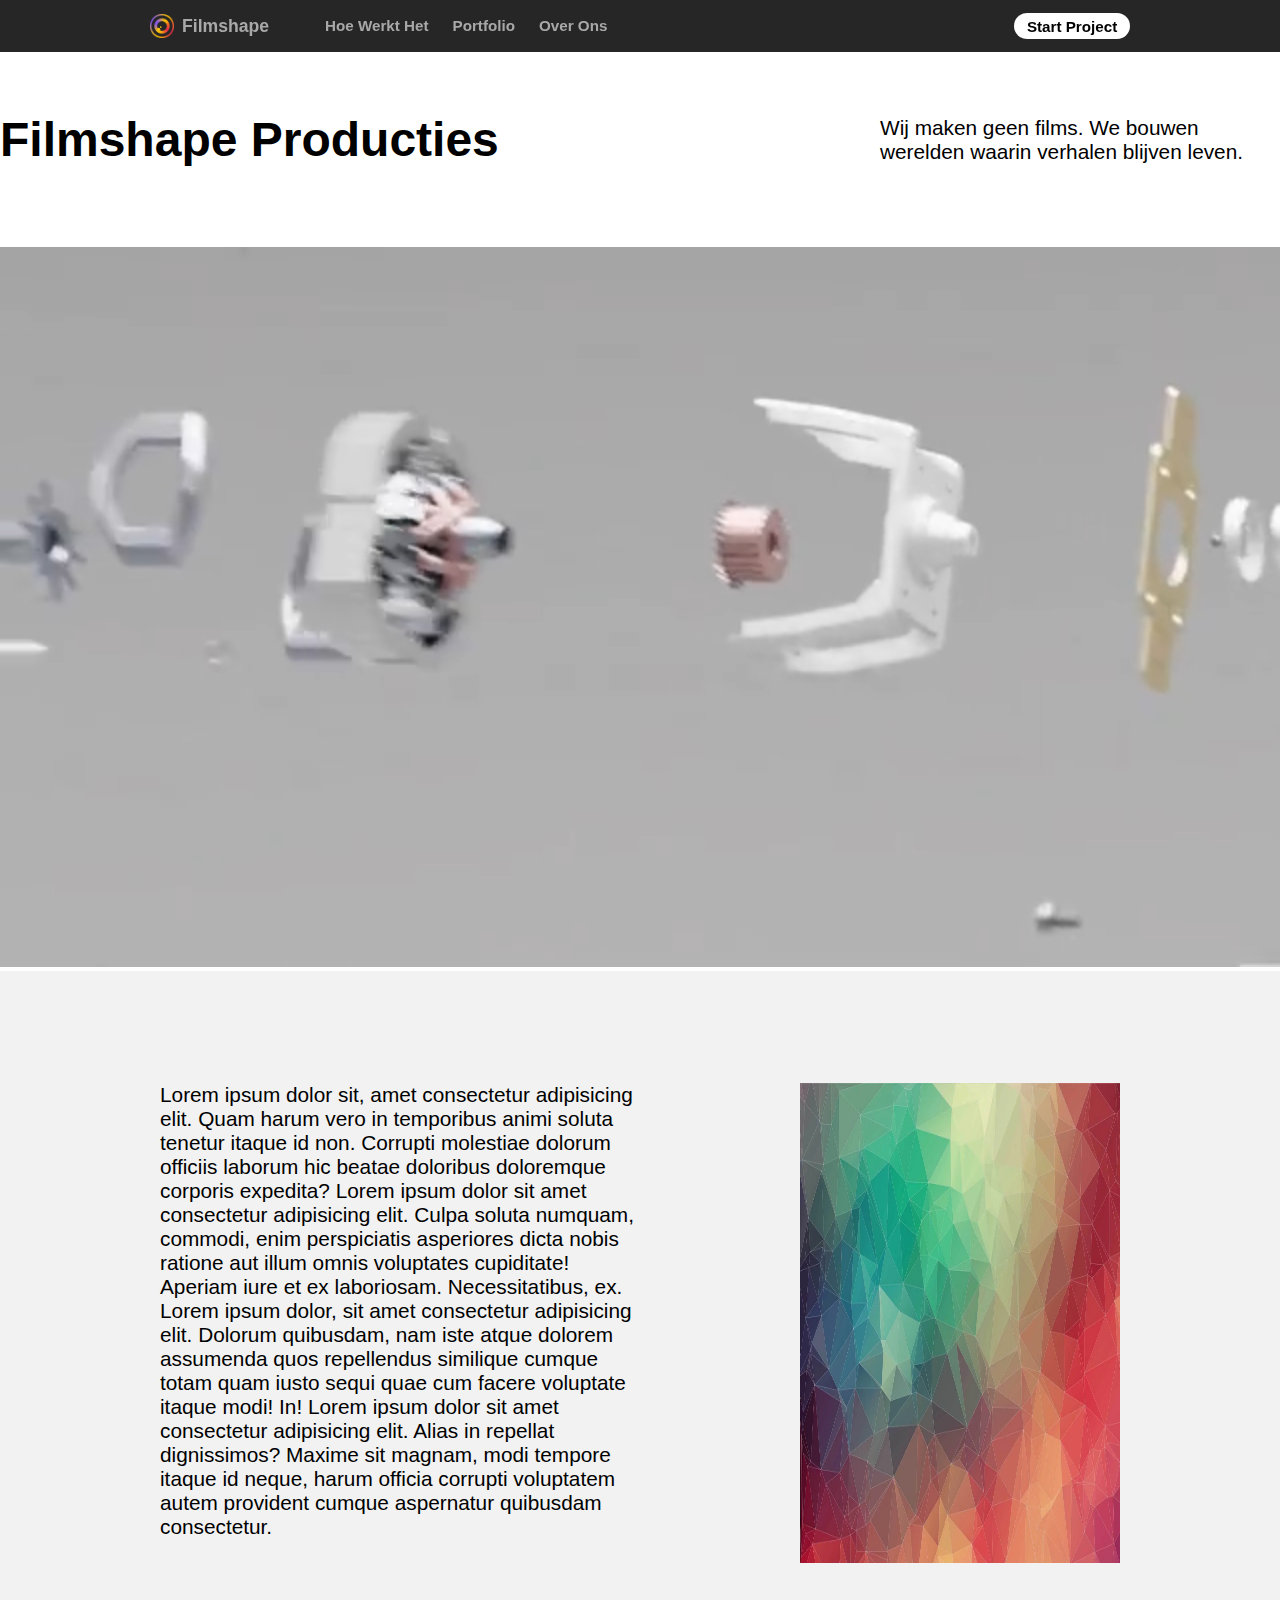
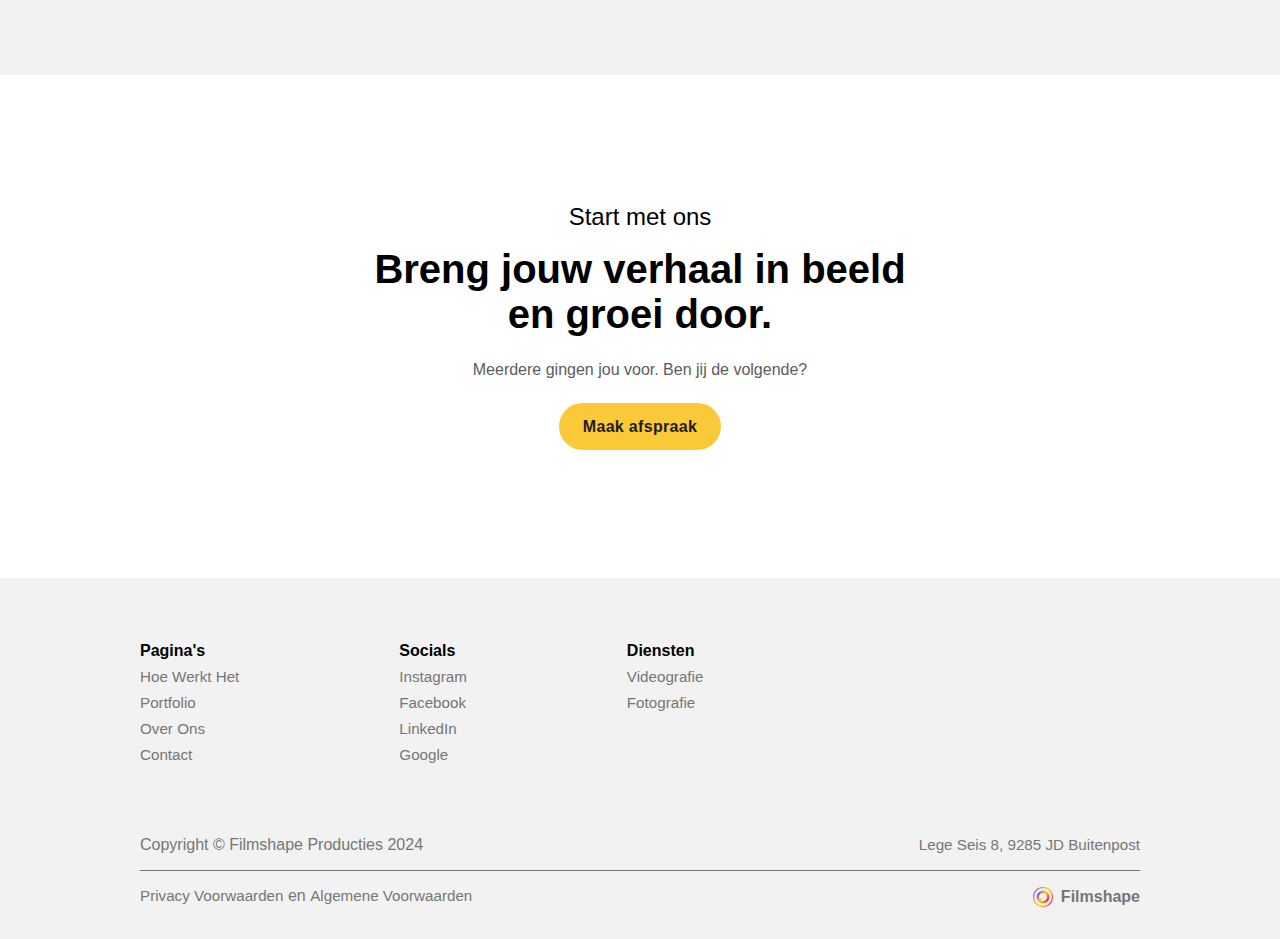
<file: overons.html>
<!DOCTYPE html>
<html lang="en">
<head>
    <meta charset="UTF-8">
    <meta name="viewport" content="width=device-width, initial-scale=1.0">
    <title>Over</title>
    <link rel="stylesheet" href="overons.css">
</head>
<body>
    <nav>
        <div class="navbar">
            <ul class="navLinks">
                <li><a class="logo" href="index.html"><img src="media/logo.svg" width="24px" height="24px"
                            alt="Logo">Filmshape</a></li>
                <li><a href="#">Hoe Werkt Het</a></li>
                <li><a href="#">Portfolio</a></li>
                <li><a href="#">Over Ons</a></li>
            </ul>
            <ul class="startProject">
                <button>Start Project</button>
            </ul>
        </div>
    </nav>

    <section class="intro">
        <h1 class="introTitle">Filmshape Producties</h1>
        <p class="introQuote">Wij maken geen films. We bouwen werelden waarin verhalen blijven leven.</p>
    </section>

    <section class="video">
        <video autoplay muted loop src="video's/Blender Product Animation - SMEG.mp4"></video>
    </section>

    <section class="overons">
        <div class="overonsClass">
            <p>Lorem ipsum dolor sit, amet consectetur adipisicing elit. Quam harum vero in temporibus animi soluta tenetur itaque id non. Corrupti molestiae dolorum officiis laborum hic beatae doloribus doloremque corporis expedita? Lorem ipsum dolor sit amet consectetur adipisicing elit. Culpa soluta numquam, commodi, enim perspiciatis asperiores dicta nobis ratione aut illum omnis voluptates cupiditate! Aperiam iure et ex laboriosam. Necessitatibus, ex. Lorem ipsum dolor, sit amet consectetur adipisicing elit. Dolorum quibusdam, nam iste atque dolorem assumenda quos repellendus similique cumque totam quam iusto sequi quae cum facere voluptate itaque modi! In! Lorem ipsum dolor sit amet consectetur adipisicing elit. Alias in repellat dignissimos? Maxime sit magnam, modi tempore itaque id neque, harum officia corrupti voluptatem autem provident cumque aspernatur quibusdam consectetur.</p>
        <img src="media/testImage.webp" alt="testImage">
        </div>
    </section>

    <section class="getStarted">
        <div class="getStartedContainer">
            <h2>Start met ons</h2>
            <h1>Breng jouw verhaal in beeld en groei door.</h1>
            <p>Meerdere gingen jou voor. Ben jij de volgende?</p>
            <a href="#" class="getStartedButton">Maak afspraak</a>
        </div>
    </section>

    <footer>
    <div class="footerContainer">
        <i class="fas fa-home"></i>
        <div class="footerSection1">
            <ul>
                <li class="title">Pagina's</li>
                <li><a href="#">Hoe Werkt Het</a></li>
                <li><a href="#">Portfolio</a></li>
                <li><a href="#">Over Ons</a></li>
                <li><a href="#">Contact</a></li>
            </ul>
            <ul>
                <li class="title">Socials</li>
                <li><a href="https://www.instagram.com/filmshape_producties/">Instagram</a></li>
                <li><a href="https://www.facebook.com/people/Filmshape-Producties/61564591919270/">Facebook</a></li>
                <li><a href="https://www.linkedin.com/company/filmshape-producties/?originalSubdomain=nl">LinkedIn</a>
                </li>
                <li><a
                        href="https://www.google.com/search?sca_esv=b42e03ff43b61ad3&tbm=lcl&q=Filmshape+Producties+-+Mediabedrijf+uit+Friesland+Reviews&rflfq=1&num=20&stick=H4sIAAAAAAAAAONgkxK2MLA0MTc3NjQ3N7IwNDIwNDMw38DI-IrR0i0zJ7c4I7EgVSGgKD-lNLkkM7VYQVfBNzUlMzEpNaUoMytNoTSzRMGtCCiRk5iXohCUWpaZWl68iJV8vQAuEBgokgAAAA&rldimm=8094773177281201607&hl=nl-NL&sa=X&ved=2ahUKEwjY6uCxkdaNAxXZ-QIHHfRGLC4Q9fQKegQIThAF&biw=1920&bih=911&dpr=1#lkt=LocalPoiReviews">Google</a>
                </li>
            </ul>
            <ul>
                <li class="title">Diensten</li>
                <li><a href="#">Videografie</a></li>
                <li><a href="#">Fotografie</a></li>
            </ul>
        </div>
        <div class="footerSection2">
            <ul>
                <li class="copyright">Copyright © Filmshape Producties 2024</li>
                <li><a class="algemeneVoorwaarden"
                        href="https://www.google.com/maps/place/Filmshape+Producties+-+Mediabedrijf+uit+Friesland/@53.2438829,6.1524349,17z/data=!3m1!4b1!4m6!3m5!1s0xaae305af7d0b9da7:0x705669511934c5c7!8m2!3d53.2438829!4d6.1524349!16s%2Fg%2F11svcf_cg2?entry=ttu&g_ep=EgoyMDI1MDUyOC4wIKXMDSoASAFQAw%3D%3D">Lege
                        Seis 8, 9285 JD Buitenpost</a></li>
            </ul>
        </div>
        <hr class="horizontalLine">
        <div class="footerSection3">
            <ul>
                <li class="copyright"><a href="#">Privacy Voorwaarden</a> en <a href="#">Algemene Voorwaarden</a></li>
                <li>
                    <div class="logoFooter" href="#"><img src="media/logo.svg" width="20px"
                            height="20px"></img>Filmshape</div>
                </li>
            </ul>
        </div>
    </div>
</footer>

</body>
</html>
</file>
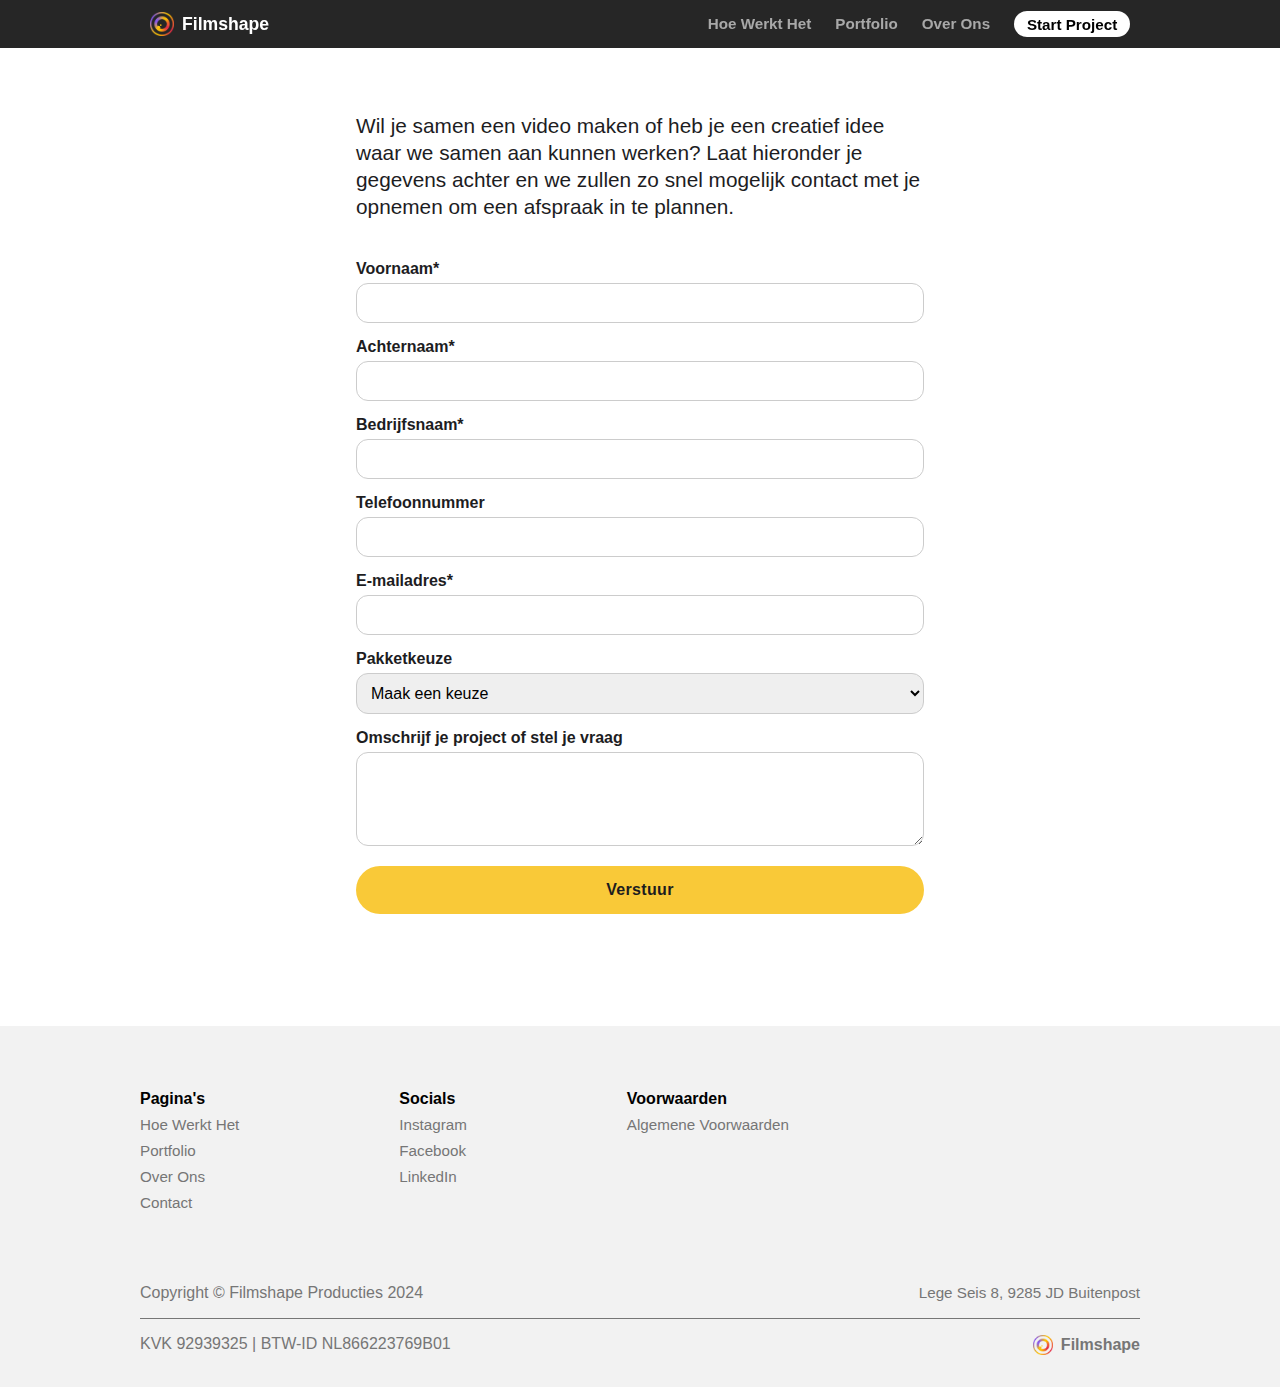
<file: pagina's/contact.html>
<!DOCTYPE html>
<html lang="en">

<head>
    <meta charset="UTF-8">
    <meta name="viewport" content="width=device-width, initial-scale=1.0">
    <title>Filmshape | Over Ons</title>
    <link rel="stylesheet" href="../css/contact.css">
</head>

<body>
    <nav>
        <div class="navbar">
            <a class="logo" href="../index.html">
                <img src="../media/logo.svg" width="24px" height="24px" alt="Logo">Filmshape
            </a>
            <button class="hamburger" id="hamburger">
                <span></span>
                <span></span>
                <span></span>
            </button>
            <ul class="navLinks" id="navLinks">
                <li><a href="hoewerkthet.html">Hoe Werkt Het</a></li>
                <li><a href="portfolio.html">Portfolio</a></li>
                <li><a href="overons.html">Over Ons</a></li>
                <li><a href="contact.html"><button class="startProjectBtn contactCTA">Start Project</button></a></li>
            </ul>
        </div>
    </nav>

    <div class="formContainer">
        <div>
            Wil je samen een video maken of heb je een creatief idee waar we samen aan kunnen werken? Laat hieronder je
            gegevens achter en we zullen zo snel mogelijk contact met je opnemen om een
            afspraak in te plannen.
        </div>
        <form action="https://formspree.io/f/mdkzqawz" id="mijnFormulier" method="POST">
            <label for="voornaam">Voornaam*</label>
            <input type="text" id="voornaam" name="voornaam" required>

            <label for="achternaam">Achternaam*</label>
            <input type="text" id="achternaam" name="achternaam" required>

            <label for="bedrijfsnaam">Bedrijfsnaam*</label>
            <input type="text" id="bedrijfsnaam" name="bedrijfsnaam" required>

            <label for="telefoon">Telefoonnummer</label>
            <input type="tel" id="telefoon" name="telefoon">

            <label for="emailadres">E-mailadres*</label>
            <input type="text" id="emailadres" name="emailadres" required>

            <label for="pakketkeuze">Pakketkeuze</label>
            <select id="pakketkeuze" name="pakketkeuze">
                <option value="pakket0">Maak een keuze</option>
                <option value="pakket1">Business Starter Pakket</option>
                <option value="pakket2">Business Growth Pakket</option>
                <option value="pakket3">Premium Presence Pakket</option>
                <option value="pakket4">Basis Pakket</option>
                <option value="pakket5">Sky High Pakket</option>
                <option value="pakket6">Volledige Voorbereiding Pakket</option>
            </select>

            <label for="omschrijving">Omschrijf je project of stel je vraag</label>
            <textarea id="omschrijving" name="omschrijving" rows="4"></textarea>

            <button class="submit" type="submit">Verstuur</button>
        </form>
    </div>

    <footer>
        <div class="footerContainer">
            <div class="footerSection1">
                <ul>
                    <li class="title">Pagina's</li>
                    <li><a href="hoewerkthet.html">Hoe Werkt Het</a></li>
                    <li><a href="portfolio.html">Portfolio</a></li>
                    <li><a href="overons.html">Over Ons</a></li>
                    <li><a href="contact.html">Contact</a></li>
                </ul>
                <ul>
                    <li class="title">Socials</li>
                    <li><a href="https://www.instagram.com/filmshape_producties/" target="_blank">Instagram</a></li>
                    <li><a href="https://www.facebook.com/people/Filmshape-Producties/61564591919270/"
                            target="_blank">Facebook</a></li>
                    <li><a href="https://www.linkedin.com/company/filmshape-producties/?originalSubdomain=nl"
                            target="_blank">LinkedIn</a>
                    </li>
                </ul>
                <ul>
                    <li class="title">Voorwaarden</li>
                    <li><a href="voorwaarden.html">Algemene Voorwaarden</a>
                </ul>
            </div>
            <div class="footerSection2">
                <ul>
                    <li class="copyright">Copyright © Filmshape Producties 2024</li>
                    <li><a class="algemeneVoorwaarden" target="_blank"
                            href="https://www.google.com/maps/place/Filmshape+Producties+-+Mediabedrijf+uit+Friesland/@53.2438829,6.1524349,17z/data=!3m1!4b1!4m6!3m5!1s0xaae305af7d0b9da7:0x705669511934c5c7!8m2!3d53.2438829!4d6.1524349!16s%2Fg%2F11svcf_cg2?entry=ttu&g_ep=EgoyMDI1MDUyOC4wIKXMDSoASAFQAw%3D%3D">Lege
                            Seis 8, 9285 JD Buitenpost</a></li>
                </ul>
            </div>
            <hr class="horizontalLine">
            <div class="footerSection3">
                <ul>
                    <li> KVK 92939325 | BTW-ID NL866223769B01
                    </li>
                    <li>
                        <div class="logoFooter" href="#"><img src="../media/logo.svg" width="20px"
                                height="20px"></img>Filmshape</div>
                    </li>
                </ul>
            </div>
        </div>
    </footer>
</body>

<script src="../js/contact.js"></script>

</html>
</file>
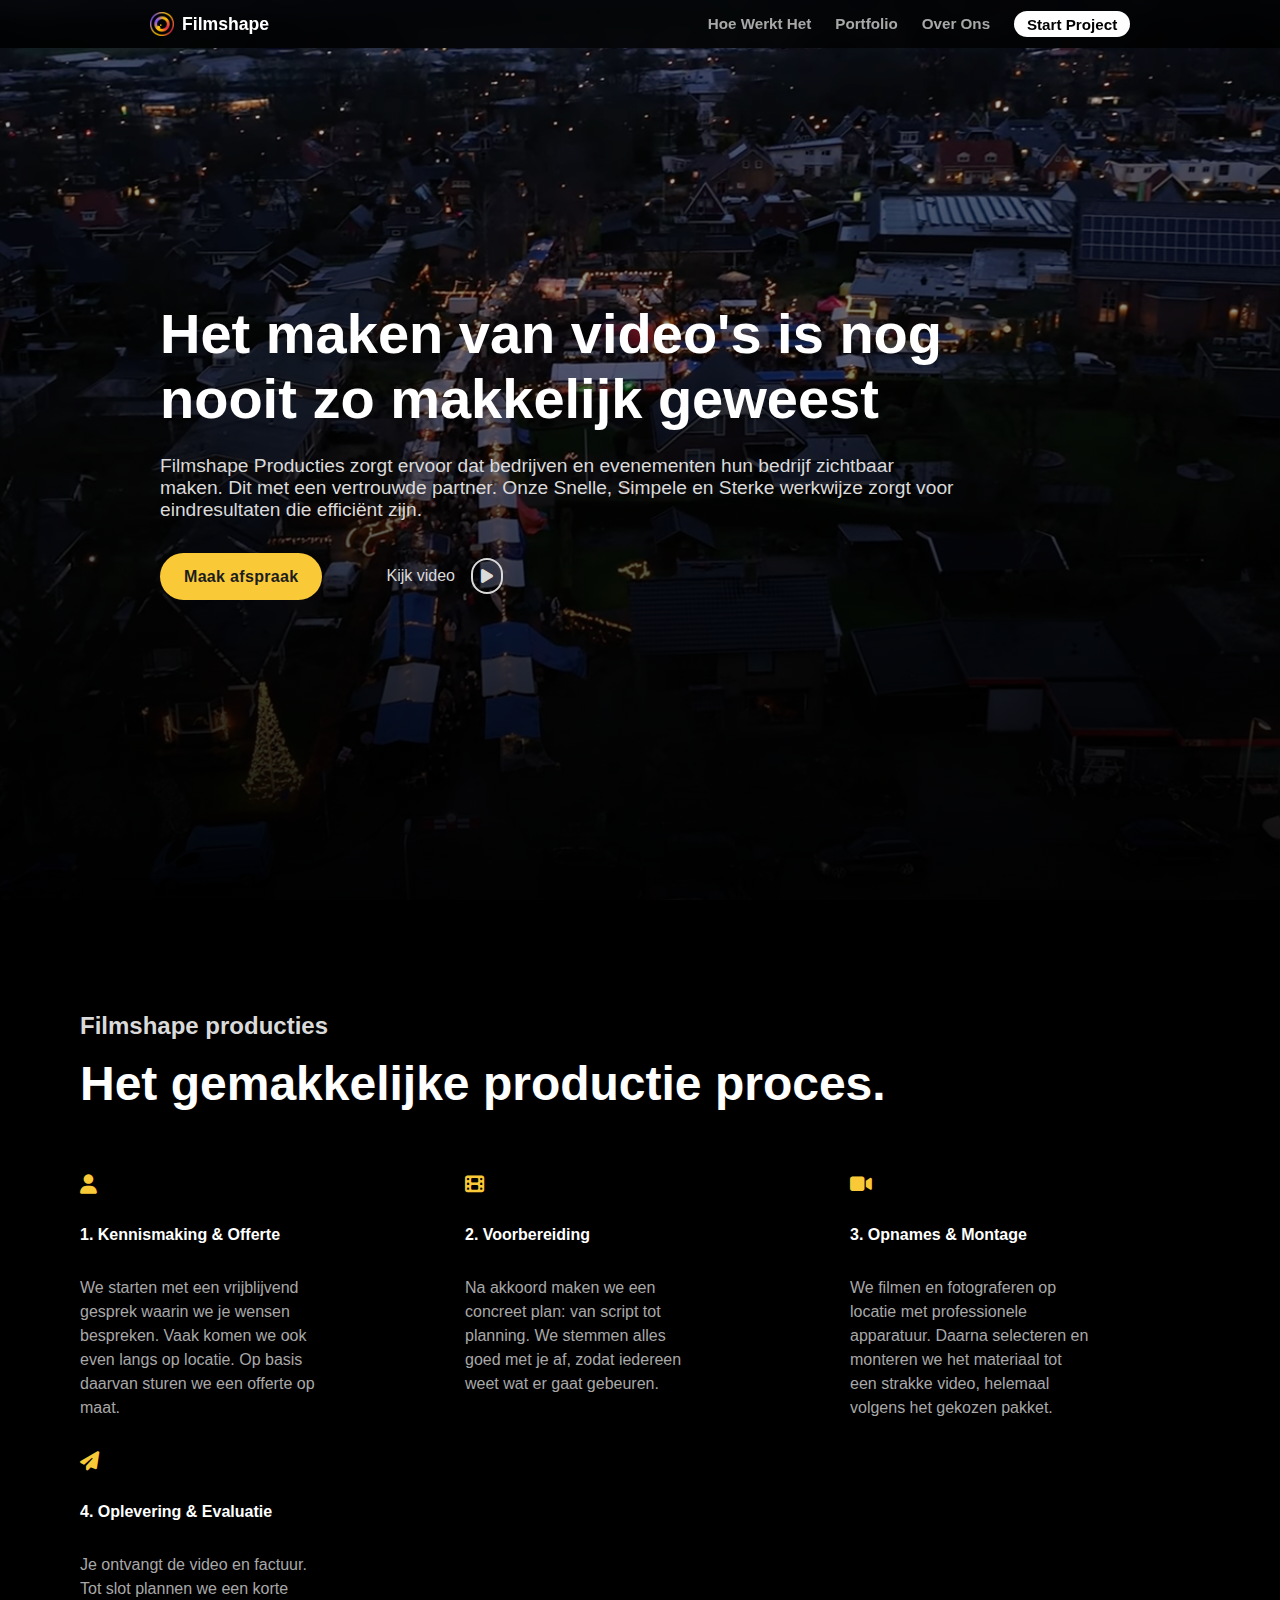
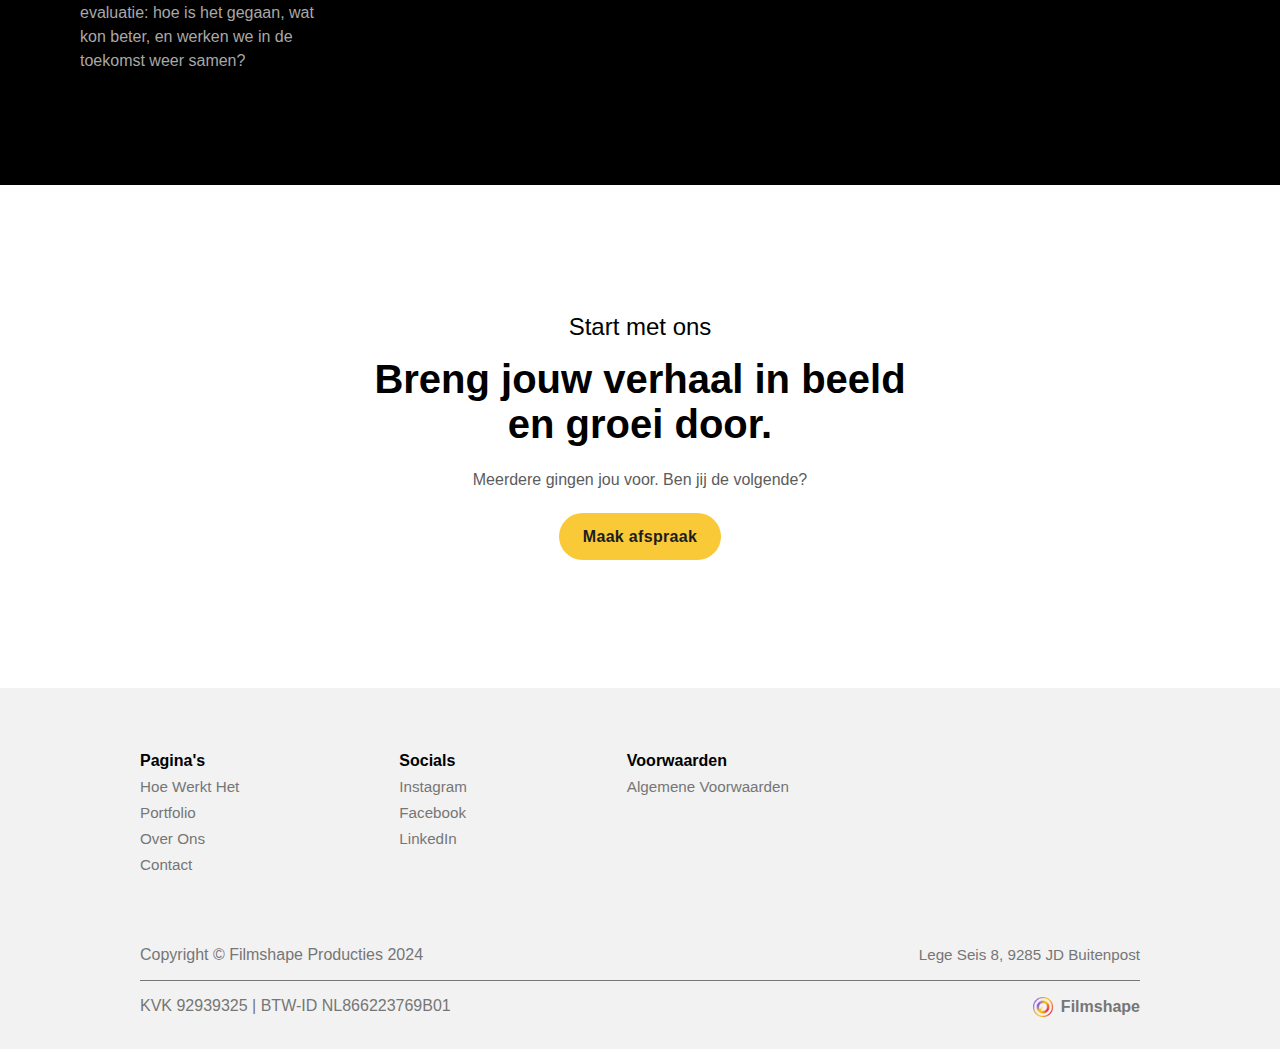
<file: pagina's/hoewerkthet.html>
<!DOCTYPE html>
<html lang="en">

<head>
    <meta charset="UTF-8">
    <meta name="viewport" content="width=device-width, initial-scale=1.0">
    <title>Filmshape | Portfolio</title>
    <link rel="stylesheet" href="../css/hoewerkthet.css">
    <link rel="stylesheet" href="https://cdnjs.cloudflare.com/ajax/libs/font-awesome/6.5.0/css/all.min.css">
</head>

<body>
    <nav>
        <div class="navbar">
            <a class="logo" href="../index.html">
                <img src="../media/logo.svg" width="24px" height="24px" alt="Logo">Filmshape
            </a>
            <button class="hamburger" id="hamburger">
                <span></span>
                <span></span>
                <span></span>
            </button>
            <ul class="navLinks" id="navLinks">
                <li><a href="hoewerkthet.html">Hoe Werkt Het</a></li>
                <li><a href="portfolio.html">Portfolio</a></li>
                <li><a href="overons.html">Over Ons</a></li>
                <li><a href="contact.html"><button class="startProjectBtn contactCTA">Start Project</button></a></li>
            </ul>
        </div>
    </nav>

    <section class="hero"><!-- intro afbeelding kun je vervangen in het hoewerkthet.css bestand op regel 119 -->
        <h1 class="heroTitle">Het maken van video's is nog nooit zo makkelijk geweest</h1>
        <p>Filmshape Producties zorgt ervoor dat bedrijven en evenementen hun bedrijf
            zichtbaar maken. Dit met een vertrouwde partner. Onze Snelle, Simpele en
            Sterke werkwijze zorgt voor eindresultaten die efficiënt zijn.</p>
        <div class="links">
            <a href="contact.html">
                <button class="maakAfspraak contactCTA">Maak afspraak</button>
            </a>
            <a href="https://youtu.be/4jSlA25lH-g?si=4XwUuUnwCDcYQBJN">Kijk video<i class="fa-solid fa-play"></i></a><!-- intro youtube link, bij href de url vervangen door de nieuwe url -->
        </div>
    </section>

    <section class="hoewerkthet">
        <h2 class="naamBedrijf">Filmshape producties</h2>
        <h1>Het gemakkelijke productie proces.</h1>
        <div class="hoewerkthetContainer">
            <div class="hoewerkthetElement">
                <i class="fa-solid fa-user"></i>
                <h2>1. Kennismaking & Offerte</h2>
                <p>We starten met een vrijblijvend gesprek waarin we je wensen bespreken. Vaak komen we ook even langs
                    op locatie. Op basis daarvan sturen we een offerte op maat.</p>
            </div>
            <div class="hoewerkthetElement">
                <i class="fa-solid fa-film"></i>
                <h2>2. Voorbereiding</h2>
                <p>Na akkoord maken we een concreet plan: van script tot planning. We stemmen alles goed met je af,
                    zodat iedereen weet wat er gaat gebeuren.</p>
            </div>
            <div class="hoewerkthetElement">
                <i class="fa-solid fa-video"></i>
                <h2>3. Opnames & Montage</h2>
                <p>We filmen en fotograferen op locatie met professionele apparatuur. Daarna selecteren en monteren we
                    het materiaal tot een strakke video, helemaal volgens het gekozen pakket.</p>
            </div>
            <div class="hoewerkthetElement">
                <i class="fa-solid fa-paper-plane"></i>
                <h2>4. Oplevering & Evaluatie</h2>
                <p>Je ontvangt de video en factuur. Tot slot plannen we een korte evaluatie: hoe is het gegaan, wat kon
                    beter, en werken we in de toekomst weer samen?</p>
            </div>
        </div>
    </section>

    <section class="getStarted">
        <div class="getStartedContainer">
            <h2>Start met ons</h2>
            <h1>Breng jouw verhaal in beeld en groei door.</h1>
            <p>Meerdere gingen jou voor. Ben jij de volgende?</p>
            <a href="contact.html" class="getStartedButton">Maak afspraak</a>
        </div>
    </section>

    <footer>
        <div class="footerContainer">
            <div class="footerSection1">
                <ul>
                    <li class="title">Pagina's</li>
                    <li><a href="hoewerkthet.html">Hoe Werkt Het</a></li>
                    <li><a href="portfolio.html">Portfolio</a></li>
                    <li><a href="overons.html">Over Ons</a></li>
                    <li><a href="contact.html">Contact</a></li>
                </ul>
                <ul>
                    <li class="title">Socials</li>
                    <li><a href="https://www.instagram.com/filmshape_producties/" target="_blank">Instagram</a></li>
                    <li><a href="https://www.facebook.com/people/Filmshape-Producties/61564591919270/"
                            target="_blank">Facebook</a></li>
                    <li><a href="https://www.linkedin.com/company/filmshape-producties/?originalSubdomain=nl"
                            target="_blank">LinkedIn</a>
                    </li>
                </ul>
                <ul>
                    <li class="title">Voorwaarden</li>
                    <li><a href="voorwaarden.html">Algemene Voorwaarden</a>
                </ul>
            </div>
            <div class="footerSection2">
                <ul>
                    <li class="copyright">Copyright © Filmshape Producties 2024</li>
                    <li><a class="algemeneVoorwaarden" target="_blank"
                            href="https://www.google.com/maps/place/Filmshape+Producties+-+Mediabedrijf+uit+Friesland/@53.2438829,6.1524349,17z/data=!3m1!4b1!4m6!3m5!1s0xaae305af7d0b9da7:0x705669511934c5c7!8m2!3d53.2438829!4d6.1524349!16s%2Fg%2F11svcf_cg2?entry=ttu&g_ep=EgoyMDI1MDUyOC4wIKXMDSoASAFQAw%3D%3D">Lege
                            Seis 8, 9285 JD Buitenpost</a></li>
                </ul>
            </div>
            <hr class="horizontalLine">
            <div class="footerSection3">
                <ul>
                    <li> KVK 92939325 | BTW-ID NL866223769B01
                    </li>
                    <li>
                        <div class="logoFooter" href="#"><img src="../media/logo.svg" width="20px"
                                height="20px"></img>Filmshape</div>
                    </li>
                </ul>
            </div>
        </div>
    </footer>
</body>

<script src="../js/hoewerkthet.js"></script>

</html>
</file>
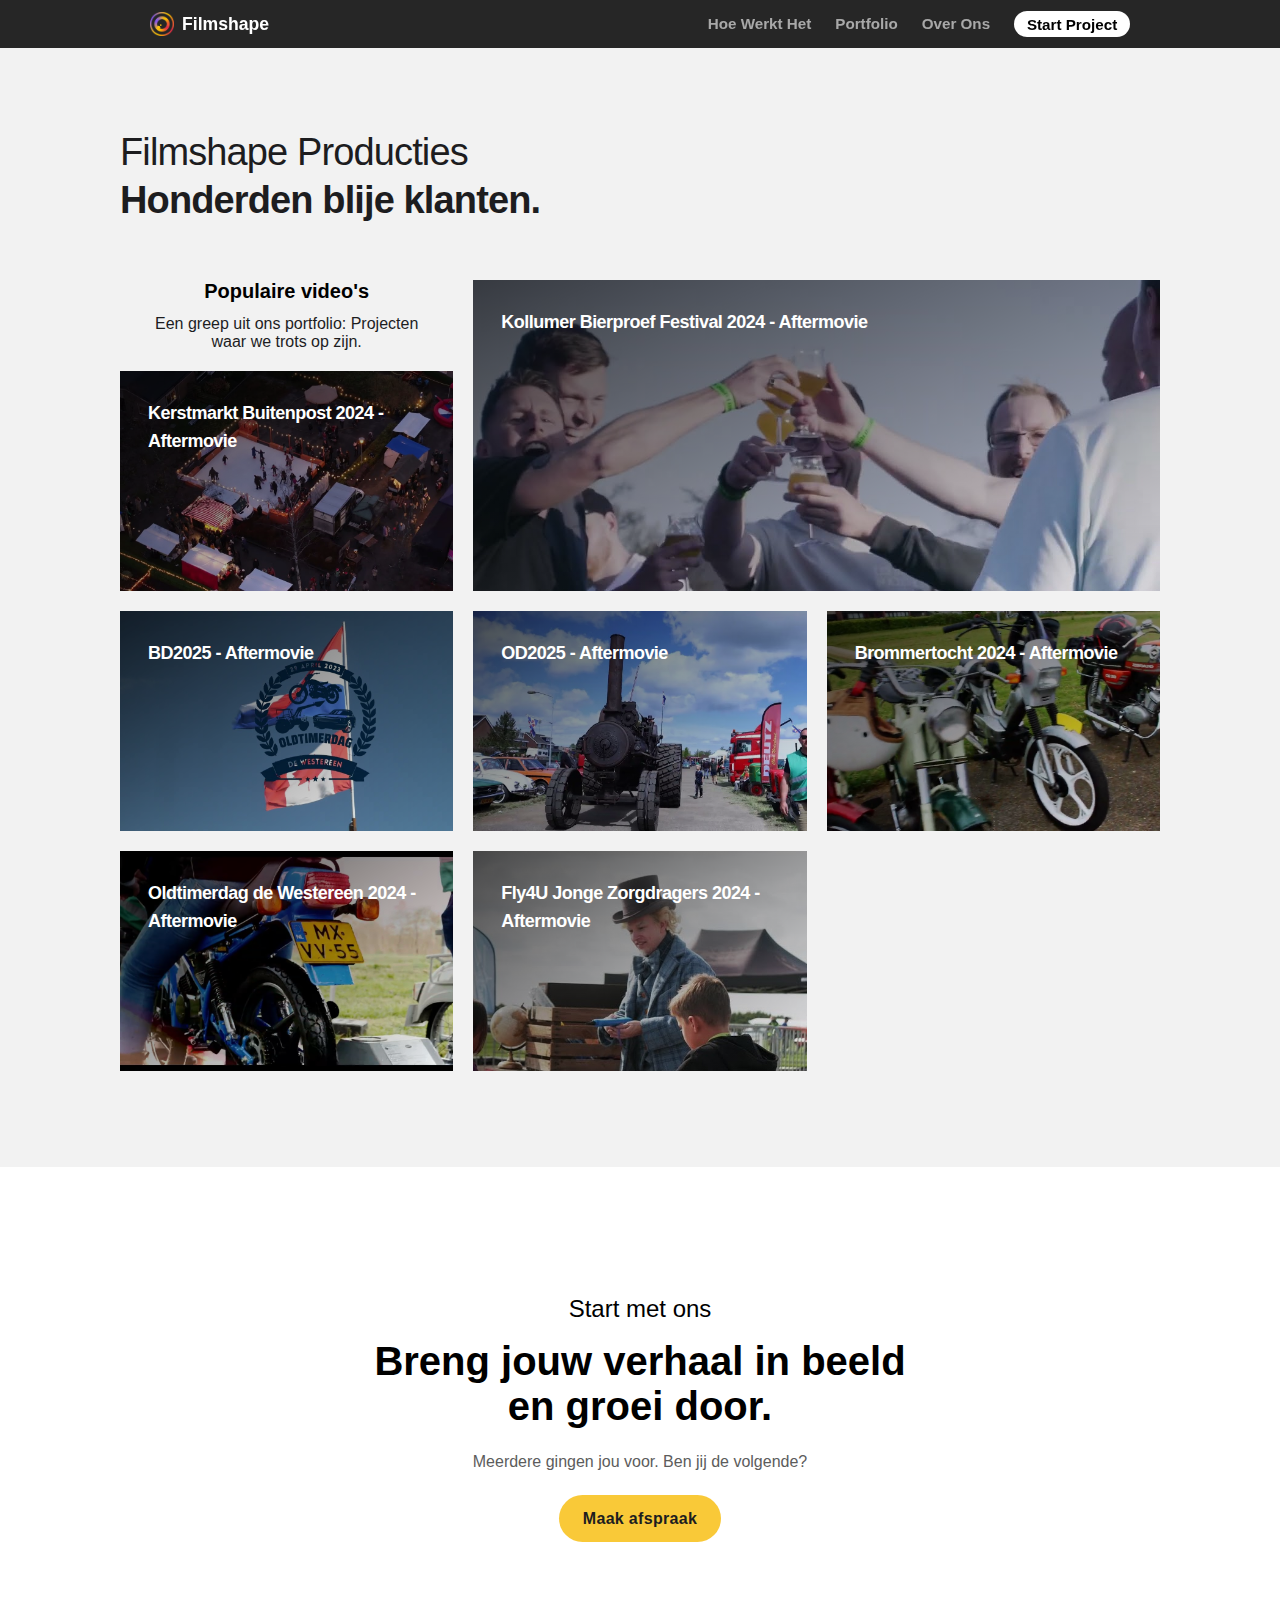
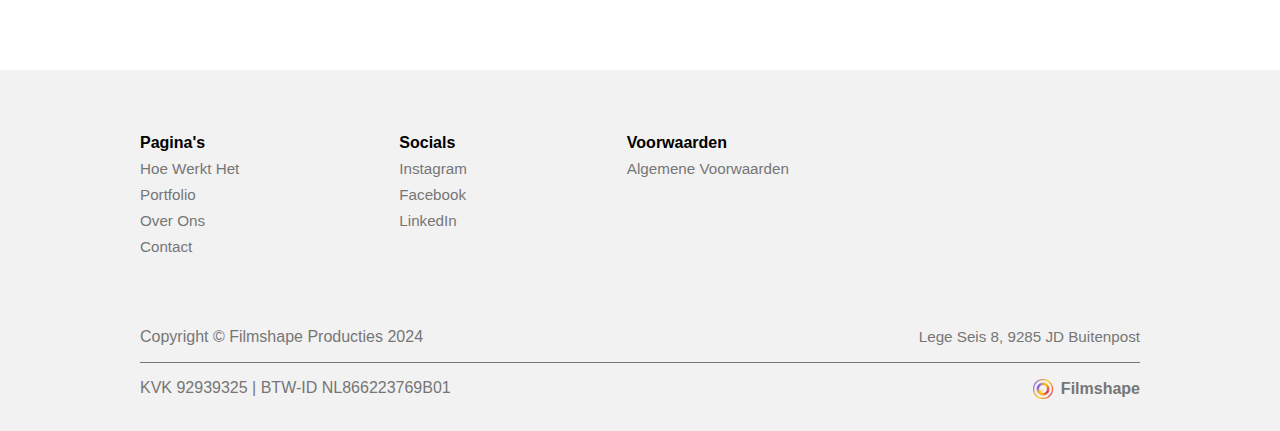
<file: pagina's/portfolio.html>
<!DOCTYPE html>
<html lang="en">

<head>
    <meta charset="UTF-8">
    <meta name="viewport" content="width=device-width, initial-scale=1.0">
    <title>Filmshape | Portfolio</title>
    <link rel="stylesheet" href="../css/portfolio.css">
</head>

<body>
    <nav>
        <div class="navbar">
            <a class="logo" href="../index.html">
                <img src="../media/logo.svg" width="24px" height="24px" alt="Logo">Filmshape
            </a>
            <button class="hamburger" id="hamburger">
                <span></span>
                <span></span>
                <span></span>
            </button>
            <ul class="navLinks" id="navLinks">
                <li><a href="hoewerkthet.html">Hoe Werkt Het</a></li>
                <li><a href="portfolio.html">Portfolio</a></li>
                <li><a href="overons.html">Over Ons</a></li>
                <li><a href="contact.html"><button class="startProjectBtn contactCTA">Start Project</button></a></li>
            </ul>
        </div>
    </nav>

    <section class="portfolioSection homepageGrid"><!-- portfolio afbeeldingen kun je vervangen in het portfolio.css bestand op regel 215 -->
        <div class="gridPadding">
            <div class="gridElement">
                <div class="gridText">
                    <h2 class="gridTitle">Filmshape Producties<br>
                        <strong>Honderden blije klanten.</strong>
                    </h2>
                </div>
            </div>
            <div class="gridContainer">
                <div class="gridItem1 portfolioDescription">
                    <h3>Populaire video's</h3>
                    <div>Een greep uit ons portfolio: Projecten waar we trots op zijn.</div>
                </div>
                <a href="https://www.youtube.com/watch?v=Vq1nxwda4rk" class="gridItem gridItem2"><!-- portfolio youtube link, bij href de url vervangen door de nieuwe url -->
                    <h3>Kollumer Bierproef Festival 2024 - Aftermovie</h3><!-- portfolio project titel, bij h3 de tekst vervangen -->
                </a>
                <a href="https://www.youtube.com/watch?v=4jSlA25lH-g" class="gridItem gridItem3"><!-- portfolio youtube link, bij href de url vervangen door de nieuwe url -->
                    <h3>Kerstmarkt Buitenpost 2024 - Aftermovie</h3><!-- portfolio project titel, bij h3 de tekst vervangen -->
                </a>
                <a href="https://www.youtube.com/watch?v=9tAJI9crrDs" class="gridItem gridItem4"><!-- portfolio youtube link, bij href de url vervangen door de nieuwe url -->
                    <h3>BD2025 - Aftermovie</h3><!-- portfolio project titel, bij h3 de tekst vervangen -->
                </a>
                <a href="https://www.youtube.com/watch?v=yhYVAHb9c5s" class="gridItem gridItem5"><!-- portfolio youtube link, bij href de url vervangen door de nieuwe url -->
                    <h3>OD2025 - Aftermovie</h3><!-- portfolio project titel, bij h3 de tekst vervangen -->
                </a>
                <a href="https://www.youtube.com/watch?v=hyUfPaKI44M" class="gridItem gridItem6"><!-- portfolio youtube link, bij href de url vervangen door de nieuwe url -->
                    <h3>Brommertocht 2024 - Aftermovie</h3><!-- portfolio project titel, bij h3 de tekst vervangen -->
                </a>
                <a href="https://www.youtube.com/watch?v=ptkc1nDu_Z0" class="gridItem gridItem7"><!-- portfolio youtube link, bij href de url vervangen door de nieuwe url -->
                    <h3>Oldtimerdag de Westereen 2024 - Aftermovie </h3><!-- portfolio project titel, bij h3 de tekst vervangen -->
                </a>
                <a href="https://www.youtube.com/watch?v=BY4P0e0uqYg" class="gridItem gridItem8"><!-- portfolio youtube link, bij href de url vervangen door de nieuwe url -->
                    <h3>Fly4U Jonge Zorgdragers 2024 - Aftermovie</h3><!-- portfolio project titel, bij h3 de tekst vervangen -->
                </a>
            </div>
    </section>

    <section class="getStarted">
        <div class="getStartedContainer">
            <h2>Start met ons</h2>
            <h1>Breng jouw verhaal in beeld en groei door.</h1>
            <p>Meerdere gingen jou voor. Ben jij de volgende?</p>
            <a href="contact.html" class="getStartedButton">Maak afspraak</a>
        </div>
    </section>

    <footer>
        <div class="footerContainer">
            <div class="footerSection1">
                <ul>
                    <li class="title">Pagina's</li>
                    <li><a href="hoewerkthet.html">Hoe Werkt Het</a></li>
                    <li><a href="portfolio.html">Portfolio</a></li>
                    <li><a href="overons.html">Over Ons</a></li>
                    <li><a href="contact.html">Contact</a></li>
                </ul>
                <ul>
                    <li class="title">Socials</li>
                    <li><a href="https://www.instagram.com/filmshape_producties/" target="_blank">Instagram</a></li>
                    <li><a href="https://www.facebook.com/people/Filmshape-Producties/61564591919270/"
                            target="_blank">Facebook</a></li>
                    <li><a href="https://www.linkedin.com/company/filmshape-producties/?originalSubdomain=nl"
                            target="_blank">LinkedIn</a>
                    </li>
                </ul>
                <ul>
                    <li class="title">Voorwaarden</li>
                    <li><a href="voorwaarden.html">Algemene Voorwaarden</a>
                </ul>
            </div>
            <div class="footerSection2">
                <ul>
                    <li class="copyright">Copyright © Filmshape Producties 2024</li>
                    <li><a class="algemeneVoorwaarden" target="_blank"
                            href="https://www.google.com/maps/place/Filmshape+Producties+-+Mediabedrijf+uit+Friesland/@53.2438829,6.1524349,17z/data=!3m1!4b1!4m6!3m5!1s0xaae305af7d0b9da7:0x705669511934c5c7!8m2!3d53.2438829!4d6.1524349!16s%2Fg%2F11svcf_cg2?entry=ttu&g_ep=EgoyMDI1MDUyOC4wIKXMDSoASAFQAw%3D%3D">Lege
                            Seis 8, 9285 JD Buitenpost</a></li>
                </ul>
            </div>
            <hr class="horizontalLine">
            <div class="footerSection3">
                <ul>
                    <li> KVK 92939325 | BTW-ID NL866223769B01
                    </li>
                    <li>
                        <div class="logoFooter" href="#"><img src="../media/logo.svg" width="20px"
                                height="20px"></img>Filmshape</div>
                    </li>
                </ul>
            </div>
        </div>
    </footer>
</body>

<script src="../js/portfolio.js"></script>

</html>
</file>
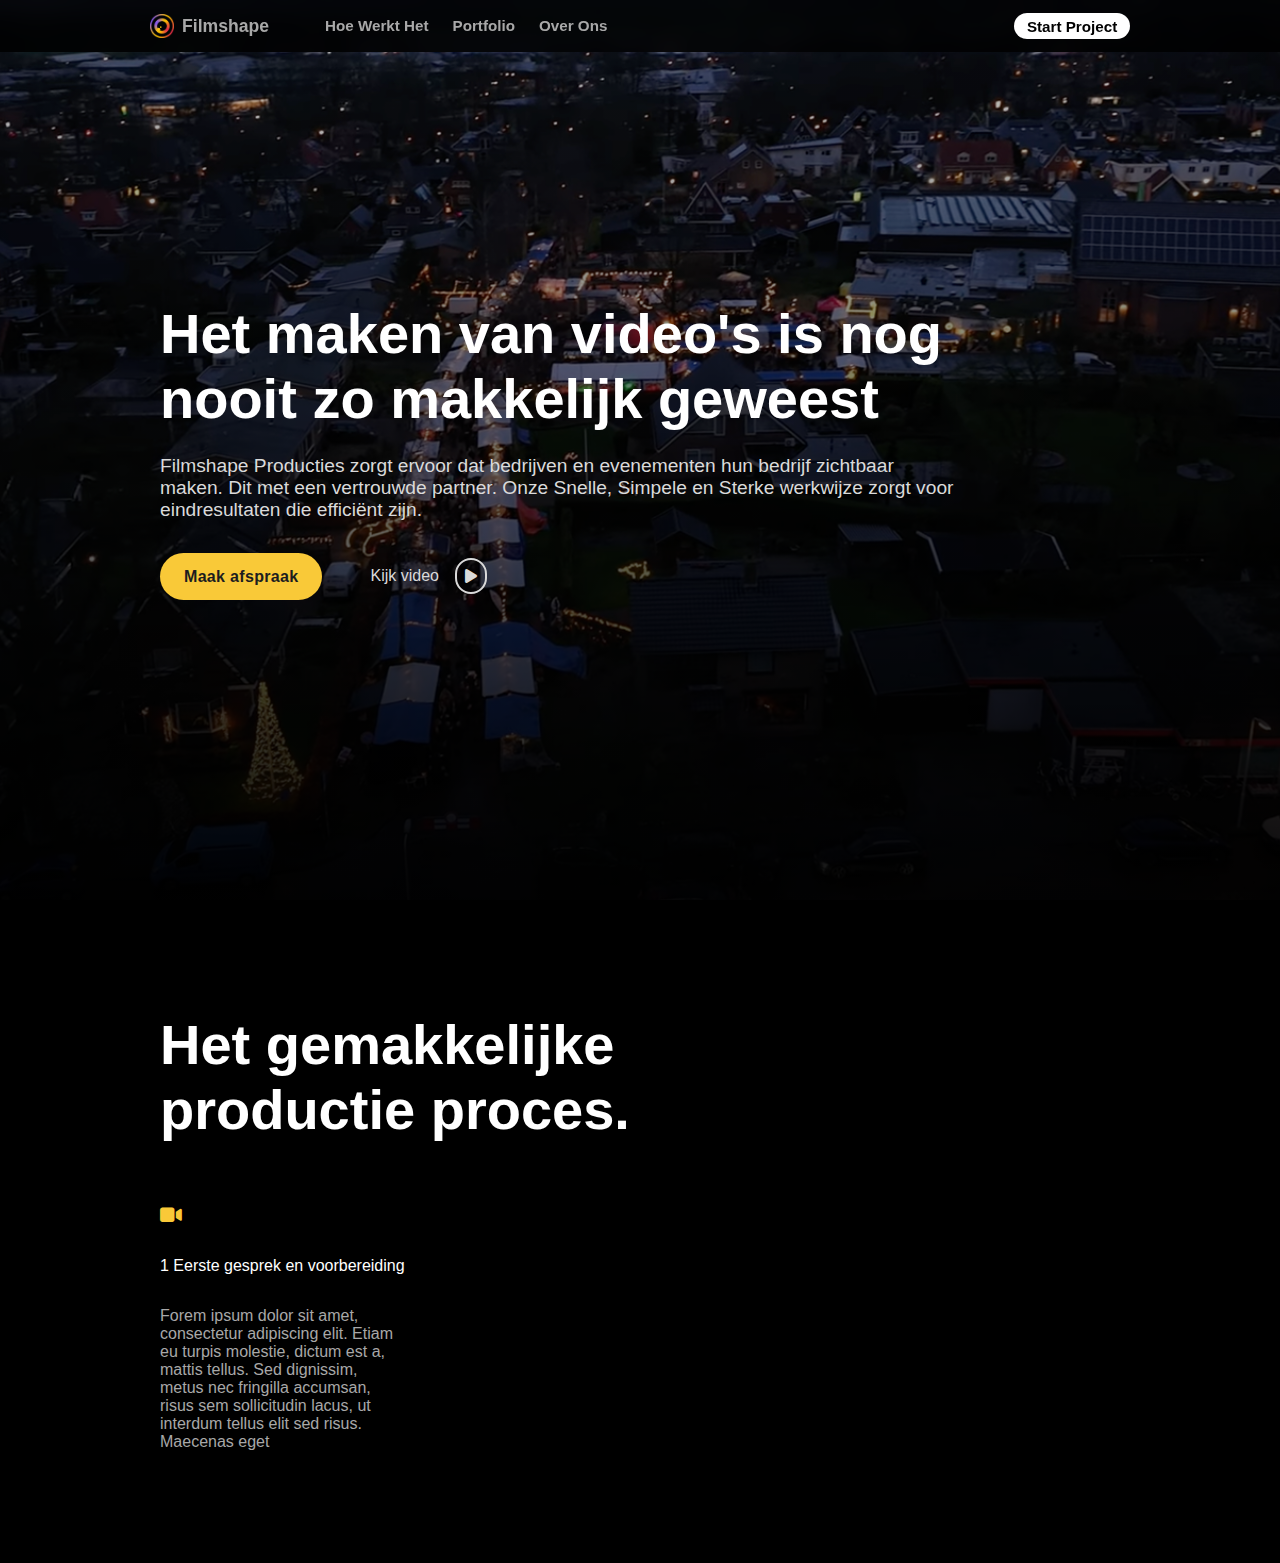
<file: pagina's/hoewerkthet/hoewerkthet.html>
<!DOCTYPE html>
<html lang="en">
<head>
    <meta charset="UTF-8">
    <meta name="viewport" content="width=device-width, initial-scale=1.0">
    <title>Filmshape | Portfolio</title>
    <link rel="stylesheet" href="hoewerkthet.css">
    <link rel="stylesheet" href="https://cdnjs.cloudflare.com/ajax/libs/font-awesome/6.5.0/css/all.min.css">
</head>
<body>
    <nav>
        <div class="navbar">
            <ul class="navLinks">
                <li><a class="logo" href="../../index.html"><img src="../../media/logo.svg" width="24px" height="24px"
                            alt="Logo">Filmshape</a></li>
                <li><a href="../hoewerkthet/hoewerkthet.html">Hoe Werkt Het</a></li>
                <li><a href="../portfolio/portfolio.html">Portfolio</a></li>
                <li><a href="../overons/overons.html">Over Ons</a></li>
            </ul>
            <ul class="startProject">
                <button>Start Project</button>
            </ul>
        </div>
    </nav>

    <section class="hero">
        <h1 class="heroTitle">Het maken van video's is nog nooit zo makkelijk geweest</h1>
        <p>Filmshape Producties zorgt ervoor dat bedrijven en evenementen hun bedrijf
            zichtbaar maken. Dit met een vertrouwde partner. Onze Snelle, Simpele en
            Sterke werkwijze zorgt voor eindresultaten die efficiënt zijn.</p>
        <div class="links">
            <button class="maakAfspraak">Maak afspraak</button>
            <a href="kijk video">Kijk video<i class="fa-solid fa-play"></i></a>
        </div>    
    </section>

    <section class="hoewerkthet">
        <h1>Het gemakkelijke productie proces.</h1>
        <div class="hoewerkthetContainer">
            <div class="hoewerkthetElement">
                <i class="fa-solid fa-video"></i>
                <h2>1 Eerste gesprek en voorbereiding</h2>
                <p>Forem ipsum dolor sit amet, consectetur adipiscing elit. Etiam eu turpis molestie, dictum est a, mattis tellus. Sed dignissim, metus nec fringilla accumsan, risus sem sollicitudin lacus, ut interdum tellus elit sed risus. Maecenas eget </p>
            </div>
        </div>
    </section>
</body>
</html>
</file>
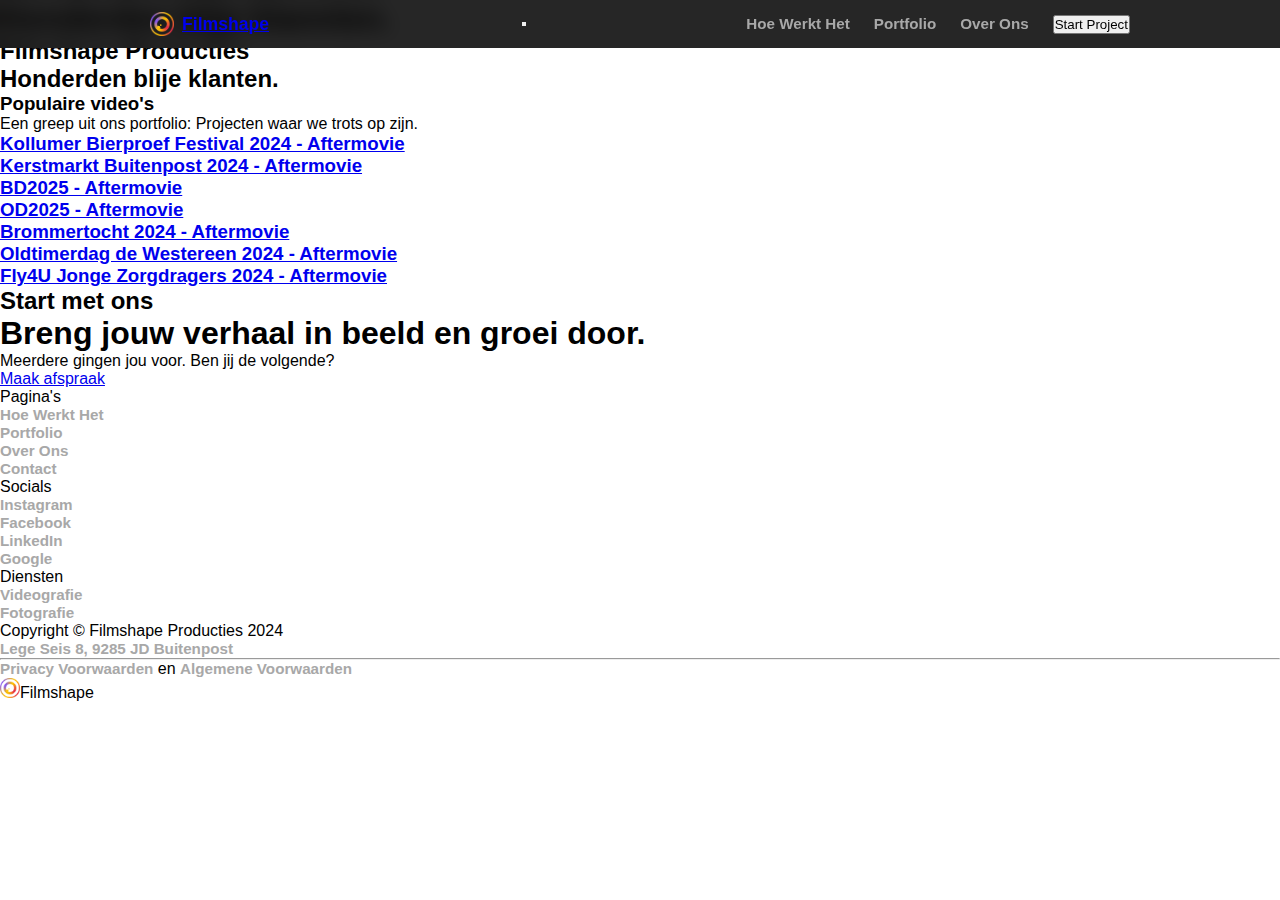
<file: pagina's/portfolio/portfolio.html>
<!DOCTYPE html>
<html lang="en">

<head>
    <meta charset="UTF-8">
    <meta name="viewport" content="width=device-width, initial-scale=1.0">
    <title>Filmshape | Portfolio</title>
    <link rel="stylesheet" href="portfolio.css">
</head>

<body>
    <nav>
        <div class="navbar">
            <!-- Logo linksboven -->
            <a class="logo" href="../../index.html">
                <img src="../../media/logo.svg" width="24px" height="24px" alt="Logo">Filmshape
            </a>

            <!-- Hamburger rechtsboven -->
            <button class="hamburger" id="hamburger">
                <span></span>
                <span></span>
                <span></span>
            </button>

            <!-- Menu-items -->
            <ul class="navLinks" id="navLinks">
                <li><a href="..//hoewerkthet/hoewerkthet.html">Hoe Werkt Het</a></li>
                <li><a href="portfolio.html">Portfolio</a></li>
                <li><a href="../overons/overons.html">Over Ons</a></li>
                <li><button class="startProjectBtn">Start Project</button></li>
            </ul>
        </div>
    </nav>

    <section class="portfolioSection homepageGrid">
        <h1>Honderden blije klannten.</h1>
        <div class="gridPadding">
            <div class="gridElement">
                <div class="gridText">
                    <h2 class="gridTitle">Filmshape Producties<br>
                        <strong>Honderden blije klanten.</strong>
                    </h2>
                </div>
            </div>
            <div class="gridContainer">
                <div class="gridItem1 portfolioDescription">
                    <h3>Populaire video's</h3>
                    <div>Een greep uit ons portfolio: Projecten waar we trots op zijn.</div>
                </div>
                <a href="https://www.youtube.com/watch?v=Vq1nxwda4rk" class="gridItem gridItem2">
                    <h3>Kollumer Bierproef Festival 2024 - Aftermovie</h3>
                </a>
                <a href="https://www.youtube.com/watch?v=4jSlA25lH-g" class="gridItem gridItem3">
                    <h3>Kerstmarkt Buitenpost 2024 - Aftermovie</h3>
                </a>
                <a href="https://www.youtube.com/watch?v=9tAJI9crrDs" class="gridItem gridItem4">
                    <h3>BD2025 - Aftermovie</h3>
                </a>
                <a href="https://www.youtube.com/watch?v=yhYVAHb9c5s" class="gridItem gridItem5">
                    <h3>OD2025 - Aftermovie</h3>
                </a>
                <a href="https://www.youtube.com/watch?v=hyUfPaKI44M" class="gridItem gridItem6">
                    <h3>Brommertocht 2024 - Aftermovie</h3>
                </a>
                <a href="https://www.youtube.com/watch?v=ptkc1nDu_Z0" class="gridItem gridItem7">
                    <h3>Oldtimerdag de Westereen 2024 - Aftermovie </h3>
                </a>
                <a href="https://www.youtube.com/watch?v=BY4P0e0uqYg" class="gridItem gridItem8">
                    <h3>Fly4U Jonge Zorgdragers 2024 - Aftermovie</h3>
                </a>
            </div>
    </section>

    <section class="getStarted">
        <div class="getStartedContainer">
            <h2>Start met ons</h2>
            <h1>Breng jouw verhaal in beeld en groei door.</h1>
            <p>Meerdere gingen jou voor. Ben jij de volgende?</p>
            <a href="#" class="getStartedButton">Maak afspraak</a>
        </div>
    </section>

    <footer>
        <div class="footerContainer">
            <i class="fas fa-home"></i>
            <div class="footerSection1">
                <ul>
                    <li class="title">Pagina's</li>
                    <li><a href="#">Hoe Werkt Het</a></li>
                    <li><a href="#">Portfolio</a></li>
                    <li><a href="#">Over Ons</a></li>
                    <li><a href="#">Contact</a></li>
                </ul>
                <ul>
                    <li class="title">Socials</li>
                    <li><a href="https://www.instagram.com/filmshape_producties/">Instagram</a></li>
                    <li><a href="https://www.facebook.com/people/Filmshape-Producties/61564591919270/">Facebook</a></li>
                    <li><a
                            href="https://www.linkedin.com/company/filmshape-producties/?originalSubdomain=nl">LinkedIn</a>
                    </li>
                    <li><a
                            href="https://www.google.com/search?sca_esv=b42e03ff43b61ad3&tbm=lcl&q=Filmshape+Producties+-+Mediabedrijf+uit+Friesland+Reviews&rflfq=1&num=20&stick=H4sIAAAAAAAAAONgkxK2MLA0MTc3NjQ3N7IwNDIwNDMw38DI-IrR0i0zJ7c4I7EgVSGgKD-lNLkkM7VYQVfBNzUlMzEpNaUoMytNoTSzRMGtCCiRk5iXohCUWpaZWl68iJV8vQAuEBgokgAAAA&rldimm=8094773177281201607&hl=nl-NL&sa=X&ved=2ahUKEwjY6uCxkdaNAxXZ-QIHHfRGLC4Q9fQKegQIThAF&biw=1920&bih=911&dpr=1#lkt=LocalPoiReviews">Google</a>
                    </li>
                </ul>
                <ul>
                    <li class="title">Diensten</li>
                    <li><a href="#">Videografie</a></li>
                    <li><a href="#">Fotografie</a></li>
                </ul>
            </div>
            <div class="footerSection2">
                <ul>
                    <li class="copyright">Copyright © Filmshape Producties 2024</li>
                    <li><a class="algemeneVoorwaarden"
                            href="https://www.google.com/maps/place/Filmshape+Producties+-+Mediabedrijf+uit+Friesland/@53.2438829,6.1524349,17z/data=!3m1!4b1!4m6!3m5!1s0xaae305af7d0b9da7:0x705669511934c5c7!8m2!3d53.2438829!4d6.1524349!16s%2Fg%2F11svcf_cg2?entry=ttu&g_ep=EgoyMDI1MDUyOC4wIKXMDSoASAFQAw%3D%3D">Lege
                            Seis 8, 9285 JD Buitenpost</a></li>
                </ul>
            </div>
            <hr class="horizontalLine">
            <div class="footerSection3">
                <ul>
                    <li class="copyright"><a href="#">Privacy Voorwaarden</a> en <a href="#">Algemene Voorwaarden</a>
                    </li>
                    <li>
                        <div class="logoFooter" href="#"><img src="../../media/logo.svg" width="20px"
                                height="20px"></img>Filmshape</div>
                    </li>
                </ul>
            </div>
        </div>
    </footer>
</body>

</html>
</file>
<file: overons.css>
* {
  margin: 0;
  padding: 0;
  box-sizing: border-box;
}

body {
  font-family: 'Poppins', sans-serif;
  overflow-x: hidden;
}

/* nav */

nav {
  background-color: rgba(0, 0, 0, 0.85);
  position: fixed;
  top: 0;
  width: 100%;
  z-index: 1000;
  backdrop-filter: blur(10px);
}

.navbar {
  margin: 0 auto;
  display: flex;
  justify-content: space-between;
  align-items: center;
  min-height: 3rem;
  width: 980px;
}

.navLinks {
  display: flex;
  justify-content: center;
  align-items: center;
  gap: 1.5rem;
}

.startProject button {
  padding: 0.3rem 0.8rem;
  background-color: #ffffff;
  border: none;
  color: rgb(0, 0, 0);
  cursor: pointer;
  font-size: 0.95rem;
  border-radius: 1rem;
  font-weight: bold;
}

.startProject button:hover {
  background-color: #a8a8a8;
  transition: 0.3s;
}

li {
  list-style: none;
}

li a {
  color: #a8a8a8;
  text-decoration: none;
  font-weight: 600;
  font-size: 0.95rem;
  padding: 14px 0;
}

.logo {
  display: flex;
  justify-content: center;
  align-items: center;
  margin-right: 2rem;
  gap: 0.5rem;
  font-weight: 600;
  font-size: 1.1rem;
}

li a:hover {
  color: #ffffff;
  transition: 0.3s;
}

/* intro */

.intro {
  display: flex;
  flex-direction: row;
  padding-top: 7rem;
  margin: auto;
  max-width: 80rem;
  justify-content: space-between;
  align-items: center;
}

.introTitle {
  font-size: 3rem;
}

.introQuote {
  font-size: 1.3rem;
  max-width: 25rem;
}

/* video */

video {
  width: 100%;
  height: auto;
  margin-top: 5rem;
}

/* over ons */

.overons {
  padding-top: 7rem;
  padding-bottom: 7rem;
  margin: auto;
  background-color: #F2F2F2;
}

.overonsClass {
  display: flex;
  flex-direction: row;
  margin: auto;
  max-width: 70rem;
  justify-content: space-between;
  align-items: center;
}

.overons p {
  font-size: 1.3rem;
  max-width: 30rem;
  height: 30rem;
  margin: auto;
}

.overons img {
  margin: auto;
  max-width: 20rem;
  height: 30rem;
}

/* Get started section */

.getStarted {
  padding-top: 8rem;
  padding-bottom: 8rem;
}

.getStartedContainer {
  display: flex;
  align-items: center;
  justify-content: center;
  flex-direction: column;
  gap: 1rem;
}

.getStartedContainer h2 {
  margin-bottom: 0;
  font-size: 1.5rem;
  font-weight: 500;
  line-height: normal;
}

.getStartedContainer h1 {
  font-size: 2.5rem;
  width: 35rem;
  text-align: center;
}

.getStartedContainer p {
  margin-top: 0.5rem;
  font-size: 1rem;
  width: 35rem;
  text-align: center;
  color: #5c5c5c;
  font-weight: light;
}

.getStartedContainer a {
  margin-top: 0.5rem;
  padding: 14px 24px 13px 24px;
  background-color: #F9C938;
  border-radius: 24px;
  border: none;
  color: #1D1D1F;
  cursor: pointer;
  font-size: 16px;
  font-weight: 600;
  line-height: 20px;
  letter-spacing: 0.32px;
  text-decoration: none;
}

.getStartedContainer a:hover {
  background-color: #CAA32F;
  transition: 0.3s;
}

/* footer section */

footer {
  background-color: #F2F2F2;
  padding-top: 4rem;
  padding-bottom: 2rem;

}

.footerContainer {
  max-width: 1000px;
  margin: 0 auto;
}

.footerContainer i {
  margin-bottom: 2rem;
  font-size: 0.8rem;
}

.footerSection1 {
  display: flex;
  flex-direction: row;
  gap: 10rem;
  font-weight: 600;
}

.footerSection1 li a {
  color: rgb(118, 118, 118);
  font-weight: 400;
}

.footerSection1 li a:hover {
  text-decoration: underline;
  color: #1D1D1F;
  transition: 0, 3s;
}

.title {
  color: rgb(0, 0, 0);
}

.footerSection1 li {
  list-style: none;
  margin-bottom: 0.5rem;
}

.footerSection2 ul {
  margin-top: 4rem;
  display: flex;
  flex-direction: row;
  justify-content: space-between;
}

.footerSection2 li {
  color: rgb(118, 118, 118);
}

.footerSection2 li a {
  color: rgb(118, 118, 118);
}

.footerSection2 li a:hover {
  text-decoration: underline;
  color: #1D1D1F;
  transition: 0.3s;
}

.horizontalLine {
  border: none;
  height: 1px;
  background-color: rgb(118, 118, 118);
  margin-top: 1rem;
  margin-bottom: 1rem;
}

.footerSection3 ul {
  display: flex;
  flex-direction: row;
  justify-content: space-between;
}

.footerSection3 li {
  color: rgb(118, 118, 118);
}

.footerSection3 li a {
  color: rgb(118, 118, 118);
  font-weight: 400;
}

.footerSection3 li a:hover {
  text-decoration: underline;
  color: #1D1D1F;
  transition: 0.3s;
}

.logoFooter {
  display: flex;
  align-items: center;
  gap: 0.5rem;
  font-weight: 600;
}

.algemeneVoorwaarden {
  font-weight: 400;
}
</file>
<file: css/contact.css>
* {
  margin: 0;
  padding: 0;
  box-sizing: border-box;
}

body {
  font-family: 'Poppins', sans-serif;
  overflow-x: hidden;
}

/* nav */

nav {
  background-color: rgba(0, 0, 0, 0.85);
  position: fixed;
  top: 0;
  width: 100%;
  z-index: 1000;
  backdrop-filter: blur(10px);
}

/* Hamburger icon */
.hamburger {
  display: none;
  background: none;
  border: none;
  cursor: pointer;
  position: absolute;
  top: 1rem;
  right: 1rem;
  padding: 0;
}

.hamburger span {
  height: 3px;
  width: 25px;
  background-color: white;
  border-radius: 2px;
}

.navbar {
  margin: 0 auto;
  display: flex;
  justify-content: space-between;
  align-items: center;
  min-height: 3rem;
  width: 980px;
}

.navLinks {
  display: flex;
  justify-content: center;
  align-items: center;
  gap: 1.5rem;
}

.startProject button {
  padding: 0.3rem 0.8rem;
  background-color: #ffffff;
  border: none;
  color: rgb(0, 0, 0);
  cursor: pointer;
  font-size: 0.95rem;
  border-radius: 1rem;
  font-weight: bold;
}

.startProject button:hover {
  background-color: #a8a8a8;
  transition: 0.3s;
}

li {
  list-style: none;
}

li a {
  color: #a8a8a8;
  text-decoration: none;
  font-weight: 600;
  font-size: 0.95rem;
  padding: 14px 0;
}

.startProjectBtn {
  padding: 0.3rem 0.8rem;
  background-color: #ffffff;
  border: none;
  color: rgb(0, 0, 0);
  cursor: pointer;
  font-size: 0.95rem;
  border-radius: 1rem;
  font-weight: bold;
}

.logo {
  color: white;
  text-decoration: none;
  display: flex;
  justify-content: center;
  align-items: center;
  margin-right: 2rem;
  gap: 0.5rem;
  font-weight: 600;
  font-size: 1.1rem;
}

li a:hover {
  color: #ffffff;
  transition: 0.3s;
}

/*formulier section */

.formContainer {
  max-width: 600px;
  margin: 6rem auto;
  padding: 1rem;
}

.formContainer>div {
  margin-bottom: 25px;
  font-size: 1.3rem;
  color: #1D1D1F;
  line-height: 1.3;
}

form {
  display: flex;
  flex-direction: column;
}

label {
  margin-top: 15px;
  margin-bottom: 5px;
  font-weight: 600;
  color: #1D1D1F;
}

textarea {
  font-family: 'Poppins', sans-serif;
}

input,
select,
textarea {
  padding: 10px;
  border: 1px solid #ccc;
  border-radius: 12px;
  font-size: 1rem;
  transition: border-color 0.3s ease;
}

input:focus,
select:focus,
textarea:focus {
  border-color: black;
  outline: none;
}

.submit {
  margin-top: 20px;
  padding: 14px;
  background-color: #F9C938;
  color: #1D1D1F;
  font-weight: 600;
  border: none;
  border-radius: 24px;
  font-size: 1rem;
  cursor: pointer;
  line-height: 20px;
  letter-spacing: 0.32px;
  transition: background-color 0.3s ease;
}

.submit:hover {
  background-color: #CAA32F;
}

/* footer section */

footer {
  background-color: #F2F2F2;
  padding-top: 4rem;
  padding-bottom: 2rem;

}

.footerContainer {
  max-width: 1000px;
  margin: 0 auto;
}

.footerContainer i {
  margin-bottom: 2rem;
  font-size: 0.8rem;
}

.footerSection1 {
  display: flex;
  flex-direction: row;
  gap: 10rem;
  font-weight: 600;
}

.footerSection1 li a {
  color: rgb(118, 118, 118);
  font-weight: 400;
}

.footerSection1 li a:hover {
  text-decoration: underline;
  color: #1D1D1F;
  transition: 0, 3s;
}

.title {
  color: rgb(0, 0, 0);
}

.footerSection1 li {
  list-style: none;
  margin-bottom: 0.5rem;
}

.footerSection2 ul {
  margin-top: 4rem;
  display: flex;
  flex-direction: row;
  justify-content: space-between;
}

.footerSection2 li {
  color: rgb(118, 118, 118);
}

.footerSection2 li a {
  color: rgb(118, 118, 118);
}

.footerSection2 li a:hover {
  text-decoration: underline;
  color: #1D1D1F;
  transition: 0.3s;
}

.horizontalLine {
  border: none;
  height: 1px;
  background-color: rgb(118, 118, 118);
  margin-top: 1rem;
  margin-bottom: 1rem;
}

.footerSection3 ul {
  display: flex;
  flex-direction: row;
  justify-content: space-between;
}

.footerSection3 li {
  color: rgb(118, 118, 118);
}

.footerSection3 li a {
  color: rgb(118, 118, 118);
  font-weight: 400;
}

.footerSection3 li a:hover {
  text-decoration: underline;
  color: #1D1D1F;
  transition: 0.3s;
}

.logoFooter {
  display: flex;
  align-items: center;
  gap: 0.5rem;
  font-weight: 600;
}

.algemeneVoorwaarden {
  font-weight: 400;
}

/* media queries */

@media (min-width: 431px) and (max-width: 1024px) {
  .navbar {
    width: 100%;
    padding: 1rem;
    flex-direction: row;
    justify-content: space-between;
  }

  .logo {
    font-size: 1.1rem;
    gap: 0.5rem;
  }

  .hamburger {
    display: flex;
    flex-direction: column;
    gap: 5px;
    background: none;
    border: none;
    cursor: pointer;
    padding: 0;
    z-index: 1001;
  }

  .hamburger span {
    display: block;
    height: 3px;
    width: 24px;
    background-color: white;
    border-radius: 2px;
    transition: all 0.3s ease;
  }

  /* Animatie naar kruis */
  .hamburger.active span:nth-child(1) {
    transform: rotate(45deg) translate(5.5px, 5.5px);
  }

  .hamburger.active span:nth-child(2) {
    opacity: 0;
  }

  .hamburger.active span:nth-child(3) {
    transform: rotate(-45deg) translate(5.5px, -5.5px);
  }

  .navLinks {
    display: none;
    flex-direction: column;
    gap: 1rem;
    width: 100%;
    background-color: rgba(0, 0, 0, 0.95);
    padding: 1rem;
    position: absolute;
    top: 100%;
    left: 0;
  }

  .navLinks.active {
    display: flex;
  }

  /* --- FOOTER SECTION --- */
  .footerContainer {
    padding-left: 2rem;
    padding-right: 2rem;
  }

  .footerSection1 {
    flex-direction: row;
    flex-wrap: wrap;
    gap: 4rem;
  }

  .footerSection1 ul {
    min-width: 40%;
  }

  .footerSection2 ul {
    flex-direction: column;
    gap: 1rem;
    align-items: flex-start;
    margin-top: 3rem;
  }

  .footerSection3 ul {
    flex-direction: column;
    gap: 1rem;
    align-items: flex-start;
  }

  .footerSection3 li,
  .footerSection2 li {
    font-size: 1rem;
  }

  .logoFooter img {
    width: 20px;
    height: 20px;
  }

  .logoFooter {
    font-size: 1rem;
  }
}

@media (max-width: 430px) {

  /* navbar */

  .navbar {
    width: 100%;
    flex-direction: row;
    justify-content: space-between;
    padding: 1rem;
  }

  .logo {
    margin: 0;
    font-size: 1rem;
    gap: 0.4rem;
  }

  .hamburger {
    display: flex;
    flex-direction: column;
    gap: 5px;
    background: none;
    border: none;
    cursor: pointer;
    padding: 0;
    z-index: 1001;
  }

  .hamburger span {
    display: block;
    height: 3px;
    width: 24px;
    background-color: white;
    border-radius: 2px;
    transition: all 0.3s ease;
  }

  /* Animatie naar kruis */
  .hamburger.active span:nth-child(1) {
    transform: rotate(45deg) translate(5.5px, 5.5px);
  }

  .hamburger.active span:nth-child(2) {
    opacity: 0;
  }

  .hamburger.active span:nth-child(3) {
    transform: rotate(-45deg) translate(5.5px, -5.5px);
  }

  .navLinks {
    display: none;
    flex-direction: column;
    gap: 1rem;
    width: 100%;
    background-color: rgba(0, 0, 0, 0.95);
    padding: 1rem;
    position: absolute;
    top: 100%;
    left: 0;
  }

  .navLinks.active {
    display: flex;
  }

  .startProject {
    display: none;
    /* Alleen zichtbaar als knop in mobiel menu */
  }

  .startProjectBtn {
    padding: 0.6rem 1rem;
    background-color: #ffffff;
    border: none;
    color: rgb(0, 0, 0);
    cursor: pointer;
    font-size: 0.95rem;
    border-radius: 1rem;
    font-weight: bold;
  }

  .startProjectBtn:hover {
    background-color: #a8a8a8;
  }

  /* footer */

  .footerContainer {
    padding-left: 1rem;
    padding-right: 1rem;
  }

  .footerSection1 {
    flex-direction: column;
    gap: 2rem;
  }

  .footerSection2 ul {
    flex-direction: column;
    gap: 1rem;
    align-items: flex-start;
  }

  .footerSection3 ul {
    flex-direction: column;
    gap: 1rem;
    align-items: flex-start;
  }

  .footerSection3 li,
  .footerSection2 li {
    font-size: 0.9rem;
  }

  .logoFooter img {
    width: 18px;
    height: 18px;
  }

  .logoFooter {
    font-size: 1rem;
  }


}
</file>
<file: css/hoewerkthet.css>
* {
  margin: 0;
  padding: 0;
  box-sizing: border-box;
}

body {
  font-family: 'Poppins', sans-serif;
  overflow-x: hidden;
}

/* nav */

nav {
  background-color: rgba(0, 0, 0, 0.85);
  position: fixed;
  top: 0;
  width: 100%;
  z-index: 1000;
  backdrop-filter: blur(10px);
}

/* Hamburger icon */
.hamburger {
  display: none;
  background: none;
  border: none;
  cursor: pointer;
  position: absolute;
  top: 1rem;
  right: 1rem;
  padding: 0;
}

.hamburger span {
  height: 3px;
  width: 25px;
  background-color: white;
  border-radius: 2px;
}

.navbar {
  margin: 0 auto;
  display: flex;
  justify-content: space-between;
  align-items: center;
  min-height: 3rem;
  width: 980px;
}

.navLinks {
  display: flex;
  justify-content: center;
  align-items: center;
  gap: 1.5rem;
}

.startProject button {
  padding: 0.3rem 0.8rem;
  background-color: #ffffff;
  border: none;
  color: rgb(0, 0, 0);
  cursor: pointer;
  font-size: 0.95rem;
  border-radius: 1rem;
  font-weight: bold;
}

.startProject button:hover {
  background-color: #a8a8a8;
  transition: 0.3s;
}

li {
  list-style: none;
}

li a {
  color: #a8a8a8;
  text-decoration: none;
  font-weight: 600;
  font-size: 0.95rem;
  padding: 14px 0;
}

.startProjectBtn {
  padding: 0.3rem 0.8rem;
  background-color: #ffffff;
  border: none;
  color: rgb(0, 0, 0);
  cursor: pointer;
  font-size: 0.95rem;
  border-radius: 1rem;
  font-weight: bold;
}

.logo {
  color: white;
  text-decoration: none;
  display: flex;
  justify-content: center;
  align-items: center;
  margin-right: 2rem;
  gap: 0.5rem;
  font-weight: 600;
  font-size: 1.1rem;
}

li a:hover {
  color: #ffffff;
  transition: 0.3s;
}

/* hero */

.hero {
  background-image:
    linear-gradient(to bottom, rgba(0, 0, 0, 0.2), rgba(0, 0, 0, 0.9)),
    url('../media/hoewerkthet(hero).png'); /*intro afbeelding, bestand in map "media" plaatsen, bij url alleen de tekst "hoewerkthet(hero).png" vervangen door bestandsnaam */
  background-size: cover;
  background-repeat: no-repeat;
  background-position: center;
  height: 100vh;
  display: flex;
  flex-direction: column;
  justify-content: center;
  padding-left: 10rem;
  color: white;

}

.hero h1 {
  font-size: 3.5rem;
  width: 50rem;
}

.hero p {
  color: #DADADA;
  margin-top: 1.5rem;
  font-weight: normal;
  font-size: 1.2rem;
  max-width: 50rem
}

.maakAfspraak {
  display: inline-block;
  align-self: flex-start;
  padding: 14px 24px 13px 24px;
  background-color: #F9C938;
  border-radius: 24px;
  border: none;
  color: #1D1D1F;
  cursor: pointer;
  font-size: 16px;
  font-weight: 600;
  line-height: 20px;
  letter-spacing: 0.32px;
  text-decoration: none;
}

.links {
  display: flex;
  flex-direction: row;
  margin-top: 2rem;
  gap: 3rem;
}

.links a {
  display: flex;
  align-items: center;
  color: #DADADA;
  text-decoration: none;
  margin-right: 1rem;
  gap: 1rem;
}

.links a i {
  border-radius: 5rem;
  border: 2px solid #DADADA;
  padding: 0.5rem;
}

/* hoe werkt het */

.hoewerkthet {
  display: flex;
  flex-direction: column;
  justify-content: center;
  padding-top: 7rem;
  padding-bottom: 7rem;
  padding-left: 10rem;
  background-color: black;
  color: white;
}

.naamBedrijf {
  font-size: 1.5rem;
  color: #DADADA;
  margin-bottom: 1rem;
  font-weight: medium;
}

.hoewerkthet h1 {
  font-weight: bold;
  font-size: 3.5rem;
  margin-bottom: 4rem;
  width: 40rem;
}

.hoewerkthetElement {
  display: flex;
  flex-direction: column;
  gap: 2rem;
}

.hoewerkthetContainer {
  display: flex;
  flex-direction: row;
  gap: 4rem;
}

.hoewerkthetElement i {
  font-size: 1.2rem;
  color: #F9C938;
}

.hoewerkthetElement h2 {
  font-weight: normal;
  font-size: 1rem;
  font-weight: 600;
}

.hoewerkthetElement p {
  font-weight: normal;
  font-size: 1rem;
  color: #a8a8a8;
  width: 15rem;
  line-height: 1.5;
}

/* Get started section */

.getStarted {
  padding-top: 8rem;
  padding-bottom: 8rem;
}

.getStartedContainer {
  display: flex;
  align-items: center;
  justify-content: center;
  flex-direction: column;
  gap: 1rem;
}

.getStartedContainer h2 {
  margin-bottom: 0;
  font-size: 1.5rem;
  font-weight: 500;
  line-height: normal;
}

.getStartedContainer h1 {
  font-size: 2.5rem;
  width: 35rem;
  text-align: center;
}

.getStartedContainer p {
  margin-top: 0.5rem;
  font-size: 1rem;
  width: 35rem;
  text-align: center;
  color: #5c5c5c;
  font-weight: light;
}

.getStartedContainer a {
  margin-top: 0.5rem;
  padding: 14px 24px 13px 24px;
  background-color: #F9C938;
  border-radius: 24px;
  border: none;
  color: #1D1D1F;
  cursor: pointer;
  font-size: 16px;
  font-weight: 600;
  line-height: 20px;
  letter-spacing: 0.32px;
  text-decoration: none;
}

.getStartedContainer a:hover {
  background-color: #CAA32F;
  transition: 0.3s;
}

/* footer section */

footer {
  background-color: #F2F2F2;
  padding-top: 4rem;
  padding-bottom: 2rem;

}

.footerContainer {
  max-width: 1000px;
  margin: 0 auto;
}

.footerContainer i {
  margin-bottom: 2rem;
  font-size: 0.8rem;
}

.footerSection1 {
  display: flex;
  flex-direction: row;
  gap: 10rem;
  font-weight: 600;
}

.footerSection1 li a {
  color: rgb(118, 118, 118);
  font-weight: 400;
}

.footerSection1 li a:hover {
  text-decoration: underline;
  color: #1D1D1F;
  transition: 0, 3s;
}

.title {
  color: rgb(0, 0, 0);
}

.footerSection1 li {
  list-style: none;
  margin-bottom: 0.5rem;
}

.footerSection2 ul {
  margin-top: 4rem;
  display: flex;
  flex-direction: row;
  justify-content: space-between;
}

.footerSection2 li {
  color: rgb(118, 118, 118);
}

.footerSection2 li a {
  color: rgb(118, 118, 118);
}

.footerSection2 li a:hover {
  text-decoration: underline;
  color: #1D1D1F;
  transition: 0.3s;
}

.horizontalLine {
  border: none;
  height: 1px;
  background-color: rgb(118, 118, 118);
  margin-top: 1rem;
  margin-bottom: 1rem;
}

.footerSection3 ul {
  display: flex;
  flex-direction: row;
  justify-content: space-between;
}

.footerSection3 li {
  color: rgb(118, 118, 118);
}

.footerSection3 li a {
  color: rgb(118, 118, 118);
  font-weight: 400;
}

.footerSection3 li a:hover {
  text-decoration: underline;
  color: #1D1D1F;
  transition: 0.3s;
}

.logoFooter {
  display: flex;
  align-items: center;
  gap: 0.5rem;
  font-weight: 600;
}

.algemeneVoorwaarden {
  font-weight: 400;
}

/* media queries */

@media (min-width: 431px) and (max-width: 1024px) {
  .navbar {
    width: 100%;
    padding: 1rem;
    flex-direction: row;
    justify-content: space-between;
  }

  .logo {
    font-size: 1.1rem;
    gap: 0.5rem;
  }

  .hamburger {
    display: flex;
    flex-direction: column;
    gap: 5px;
    background: none;
    border: none;
    cursor: pointer;
    padding: 0;
    z-index: 1001;
  }

  .hamburger span {
    display: block;
    height: 3px;
    width: 24px;
    background-color: white;
    border-radius: 2px;
    transition: all 0.3s ease;
  }

  /* Animatie naar kruis */
  .hamburger.active span:nth-child(1) {
    transform: rotate(45deg) translate(5.5px, 5.5px);
  }

  .hamburger.active span:nth-child(2) {
    opacity: 0;
  }

  .hamburger.active span:nth-child(3) {
    transform: rotate(-45deg) translate(5.5px, -5.5px);
  }

  .navLinks {
    display: none;
    flex-direction: column;
    gap: 1rem;
    width: 100%;
    background-color: rgba(0, 0, 0, 0.95);
    padding: 1rem;
    position: absolute;
    top: 100%;
    left: 0;
  }

  .navLinks.active {
    display: flex;
  }

  /* hero section */

  .hero {
    padding-left: 3rem;
    padding-right: 3rem;
    padding-top: 15rem;
    height: auto;
    min-height: 100vh;
  }

  .hero h1 {
    font-size: 2.5rem;
    width: 100%;
  }

  .hero p {
    font-size: 1.1rem;
    max-width: 100%;
  }

  .links {
    flex-direction: row;
    gap: 2rem;
    flex-wrap: wrap;
  }

  .maakAfspraak {
    padding: 12px 20px;
    font-size: 15px;
  }

  .links a {
    font-size: 15px;
  }


  /* hoewerkthet section */

  .hoewerkthet {
    padding-left: 3rem;
    padding-right: 3rem;
    padding-top: 5rem;
    padding-bottom: 5rem;
  }

  .naamBedrijf {
    font-size: 1.3rem;
  }

  .hoewerkthet h1 {
    font-size: 2.5rem;
    width: 100%;
    margin-bottom: 3rem;
  }

  .hoewerkthetContainer {
    flex-direction: column;
    gap: 3rem;
  }

  .hoewerkthetElement p {
    width: 100%;
  }



  /* --- GET STARTED SECTION --- */
  .getStarted {
    padding-top: 6rem;
    padding-bottom: 6rem;
    padding-left: 2rem;
    padding-right: 2rem;
  }

  .getStartedContainer h1,
  .getStartedContainer p {
    width: 100%;
    text-align: center;
  }

  .getStartedContainer h1 {
    font-size: 2.2rem;
    line-height: 2.6rem;
  }

  .getStartedContainer p {
    font-size: 1.1rem;
    line-height: 1.8rem;
  }

  .getStartedContainer a {
    font-size: 1rem;
    padding: 12px 22px;
    text-align: center;
  }

  /* --- FOOTER SECTION --- */
  .footerContainer {
    padding-left: 2rem;
    padding-right: 2rem;
  }

  .footerSection1 {
    flex-direction: row;
    flex-wrap: wrap;
    gap: 4rem;
  }

  .footerSection1 ul {
    min-width: 40%;
  }

  .footerSection2 ul {
    flex-direction: column;
    gap: 1rem;
    align-items: flex-start;
    margin-top: 3rem;
  }

  .footerSection3 ul {
    flex-direction: column;
    gap: 1rem;
    align-items: flex-start;
  }

  .footerSection3 li,
  .footerSection2 li {
    font-size: 1rem;
  }

  .logoFooter img {
    width: 20px;
    height: 20px;
  }

  .logoFooter {
    font-size: 1rem;
  }

}

@media (max-width: 430px) {

  /* navbar */

  .navbar {
    width: 100%;
    flex-direction: row;
    justify-content: space-between;
    padding: 1rem;
  }

  .logo {
    margin: 0;
    font-size: 1rem;
    gap: 0.4rem;
  }

  .hamburger {
    display: flex;
    flex-direction: column;
    gap: 5px;
    background: none;
    border: none;
    cursor: pointer;
    padding: 0;
    z-index: 1001;
  }

  .hamburger span {
    display: block;
    height: 3px;
    width: 24px;
    background-color: white;
    border-radius: 2px;
    transition: all 0.3s ease;
  }

  /* Animatie naar kruis */
  .hamburger.active span:nth-child(1) {
    transform: rotate(45deg) translate(5.5px, 5.5px);
  }

  .hamburger.active span:nth-child(2) {
    opacity: 0;
  }

  .hamburger.active span:nth-child(3) {
    transform: rotate(-45deg) translate(5.5px, -5.5px);
  }

  .navLinks {
    display: none;
    flex-direction: column;
    gap: 1rem;
    width: 100%;
    background-color: rgba(0, 0, 0, 0.95);
    padding: 1rem;
    position: absolute;
    top: 100%;
    left: 0;
  }

  .navLinks.active {
    display: flex;
  }

  .startProject {
    display: none;
    /* Alleen zichtbaar als knop in mobiel menu */
  }

  .startProjectBtn {
    padding: 0.6rem 1rem;
    background-color: #ffffff;
    border: none;
    color: rgb(0, 0, 0);
    cursor: pointer;
    font-size: 0.95rem;
    border-radius: 1rem;
    font-weight: bold;
  }

  .startProjectBtn:hover {
    background-color: #a8a8a8;
  }

  /* hero */

  .hero {
    padding-left: 1.5rem;
    height: auto;
    min-height: 100vh;
    padding-top: 25rem;
  }

  .hero h1 {
    font-size: 2rem;
    width: 100%;
    max-width: none;
  }

  .hero p {
    font-size: 1rem;
    max-width: 100%;
  }

  .links {
    flex-direction: row;
    gap: 1rem;
  }

  .maakAfspraak {
    padding: 12px 20px;
    font-size: 14px;
  }

  .links a {
    font-size: 14px;
  }

  .hoewerkthet {
    padding-left: 1.5rem;
    padding-top: 3rem;
    padding-bottom: 3rem;
    padding-right: 1.5rem;
  }

  .hoewerkthet h1 {
    font-size: 2rem;
    width: 100%;
    margin-bottom: 4rem;
  }

  .hoewerkthet h2 {
    font-size: 1.2rem;
    margin-bottom: 1.5rem;
  }

  .hoewerkthetContainer {
    flex-direction: column;
    gap: 3rem;
  }

  .hoewerkthetElement p {
    width: 100%;
  }

  .hoewerkthetElement h2 {
    margin-bottom: 0;
  }

  /* get started */

  .getStarted {
    padding-top: 4rem;
    padding-bottom: 4rem;
    padding-left: 1rem;
    padding-right: 1rem;
  }

  .getStartedContainer h1,
  .getStartedContainer p {
    width: 100%;
  }

  .getStartedContainer h1 {
    font-size: 1.8rem;
    line-height: 2.2rem;
  }

  .getStartedContainer p {
    font-size: 1rem;
    line-height: 1.6rem;
  }

  .getStartedContainer a {
    font-size: 1rem;
    padding: 12px 20px;
    text-align: center;
  }

  /* footer */

  .footerContainer {
    padding-left: 1rem;
    padding-right: 1rem;
  }

  .footerSection1 {
    flex-direction: column;
    gap: 2rem;
  }

  .footerSection2 ul {
    flex-direction: column;
    gap: 1rem;
    align-items: flex-start;
  }

  .footerSection3 ul {
    flex-direction: column;
    gap: 1rem;
    align-items: flex-start;
  }

  .footerSection3 li,
  .footerSection2 li {
    font-size: 0.9rem;
  }

  .logoFooter img {
    width: 18px;
    height: 18px;
  }

  .logoFooter {
    font-size: 1rem;
  }
}

@media (min-width: 1025px) and (max-width: 1440px) {
  .hoewerkthet {
    padding-left: 5rem;
    padding-right: 5rem;
  }

  .hoewerkthet h1 {
    font-size: 3rem;
    width: 100%;
  }

  .hoewerkthetContainer {
    justify-content: space-between;
    gap: 2rem;
    flex-wrap: wrap;
  }

  .hoewerkthetElement {
    flex: 1 1 300px;
    max-width: 350px;
  }
}
</file>
<file: css/portfolio.css>
* {
  margin: 0;
  padding: 0;
  box-sizing: border-box;
}

body {
  font-family: 'Poppins', sans-serif;
  overflow-x: hidden;
}

/* nav */

nav {
  background-color: rgba(0, 0, 0, 0.85);
  position: fixed;
  top: 0;
  width: 100%;
  z-index: 1000;
  backdrop-filter: blur(10px);
}

/* Hamburger icon */
.hamburger {
  display: none;
  background: none;
  border: none;
  cursor: pointer;
  position: absolute;
  top: 1rem;
  right: 1rem;
  padding: 0;
}

.hamburger span {
  height: 3px;
  width: 25px;
  background-color: white;
  border-radius: 2px;
}

.navbar {
  margin: 0 auto;
  display: flex;
  justify-content: space-between;
  align-items: center;
  min-height: 3rem;
  width: 980px;
}

.navLinks {
  display: flex;
  justify-content: center;
  align-items: center;
  gap: 1.5rem;
}

.startProject button {
  padding: 0.3rem 0.8rem;
  background-color: #ffffff;
  border: none;
  color: rgb(0, 0, 0);
  cursor: pointer;
  font-size: 0.95rem;
  border-radius: 1rem;
  font-weight: bold;
}

.startProject button:hover {
  background-color: #a8a8a8;
  transition: 0.3s;
}

li {
  list-style: none;
}

li a {
  color: #a8a8a8;
  text-decoration: none;
  font-weight: 600;
  font-size: 0.95rem;
  padding: 14px 0;
}

.startProjectBtn {
  padding: 0.3rem 0.8rem;
  background-color: #ffffff;
  border: none;
  color: rgb(0, 0, 0);
  cursor: pointer;
  font-size: 0.95rem;
  border-radius: 1rem;
  font-weight: bold;
}

.logo {
  color: white;
  text-decoration: none;
  display: flex;
  justify-content: center;
  align-items: center;
  margin-right: 2rem;
  gap: 0.5rem;
  font-weight: 600;
  font-size: 1.1rem;
}

li a:hover {
  color: #ffffff;
  transition: 0.3s;
}

/* portfolio section */

.portfolioSection {
  background-color: #F2F2F2;
}

.homepageGrid {
  display: flex;
  flex-direction: column;
  justify-content: center;
  align-items: center;
  margin-top: 3rem;
}

.gridElement {
  display: flex;
  justify-content: space-between;
}

.gridText h2 {
  text-align: left;
}

.gridTitle {
  color: #1D1D1F;
  font-size: 44px;
  font-weight: 400;
  line-height: 56px;
  letter-spacing: -0.88px;
}

.gridDescription {
  color: #1D1D1F;
  font-size: 20px;
  font-weight: 400;
  line-height: 28px;
  margin: 0;
}

.gridButton {
  display: flex;
  align-items: flex-end;
  justify-content: flex-end;
}

.gridPadding {
  max-width: 1440px;
  display: flex;
  flex-direction: column;
  gap: 56px;
  padding-top: 104px;
  padding-bottom: 128px;
  padding-left: 120px;
  padding-right: 120px;
}

.gridContainer {
  display: grid;
  grid-template-columns: repeat(3, 1fr);
  grid-template-rows: repeat(3, 1fr);
  grid-auto-flow: row;
  gap: 16px;
}

.gridItem {
  display: flex;
  flex-direction: column;
  min-width: 350px;
  min-height: 225px;
  align-items: flex-start;
  gap: 16px;
  padding: 32px;
  overflow: hidden;
  display: block;
  color: inherit;
  text-decoration: none;
}

.gridItem:hover {
  transform: scale(1.01);
  transition: transform 0.3s ease;
}

.portfolioDescription {
  display: flex;
  flex-direction: column;
  justify-content: center;
  gap: 12px;
}

.portfolioDescription div {
  color: #1D1D1F;
  padding: 0 32px;
  text-align: center;
}

.portfolioDescription h3 {
  text-align: center;
}

.gridItem2 {
  background: linear-gradient(to bottom right, rgba(0, 0, 0, 0.7), rgba(0, 0, 0, 0.0)), url(../media/tumbnail-2.jpg); /*portfolio afbeelding, bestand in map "media" plaatsen, bij url alleen de tekst "tumbnail-2.jpg" vervangen door bestandsnaam */
  background-size: cover;
  grid-row: 1 / 3;
  grid-column: 2 / 4;
}

.gridItem3 {
  background: linear-gradient(to bottom right, rgba(0, 0, 0, 0.7), rgba(0, 0, 0, 0)), url(../media/tumbnail-1.jpg); /*portfolio afbeelding, bestand in map "media" plaatsen, bij url alleen de tekst "tumbnail-3.jpg" vervangen door bestandsnaam */
  background-size: cover;
}

.gridItem4 {
  background: linear-gradient(to bottom right, rgba(0, 0, 0, 0.7), rgba(0, 0, 0, 0)), url(../media/tumbnail-3.jpg); /*portfolio afbeelding, bestand in map "media" plaatsen, bij url alleen de tekst "tumbnail-4.jpg" vervangen door bestandsnaam */
  background-size: cover;
}

.gridItem5 {
  background: linear-gradient(to bottom right, rgba(0, 0, 0, 0.7), rgba(0, 0, 0, 0)), url(../media/tumbnail-4.jpg); /*portfolio afbeelding, bestand in map "media" plaatsen, bij url alleen de tekst "tumbnail-5.jpg" vervangen door bestandsnaam */
  background-size: cover;
}

.gridItem6 {
  background: linear-gradient(to bottom right, rgba(0, 0, 0, 0.7), rgba(0, 0, 0, 0)), url(../media/tumbnail-5.jpg); /*portfolio afbeelding, bestand in map "media" plaatsen, bij url alleen de tekst "tumbnail-6.jpg" vervangen door bestandsnaam */
  background-size: cover;
}

.gridItem7 {
  background: linear-gradient(to bottom right, rgba(0, 0, 0, 0.7), rgba(0, 0, 0, 0)), url(../media/tumbnail-6.jpg); /*portfolio afbeelding, bestand in map "media" plaatsen, bij url alleen de tekst "tumbnail-7.jpg" vervangen door bestandsnaam */
  background-size: cover;
}

.gridItem8 {
  background: linear-gradient(to bottom right, rgba(0, 0, 0, 0.7), rgba(0, 0, 0, 0)), url(../media/tumbnail-7.jpg); /*portfolio afbeelding, bestand in map "media" plaatsen, bij url alleen de tekst "tumbnail-8.jpg" vervangen door bestandsnaam */
  background-size: cover;
}

.gridItem h3 {
  color: #FFFFFF;
  font-family: "proxima-nova", Sans-serif;
  font-size: 20px;
  font-weight: 700;
  font-style: normal;
  line-height: 32px;
  letter-spacing: -0.52px;
}

/* Get started section */

.getStarted {
  padding-top: 8rem;
  padding-bottom: 8rem;
}

.getStartedContainer {
  display: flex;
  align-items: center;
  justify-content: center;
  flex-direction: column;
  gap: 1rem;
}

.getStartedContainer h2 {
  margin-bottom: 0;
  font-size: 1.5rem;
  font-weight: 500;
  line-height: normal;
}

.getStartedContainer h1 {
  font-size: 2.5rem;
  width: 35rem;
  text-align: center;
}

.getStartedContainer p {
  margin-top: 0.5rem;
  font-size: 1rem;
  width: 35rem;
  text-align: center;
  color: #5c5c5c;
  font-weight: light;
}

.getStartedContainer a {
  margin-top: 0.5rem;
  padding: 14px 24px 13px 24px;
  background-color: #F9C938;
  border-radius: 24px;
  border: none;
  color: #1D1D1F;
  cursor: pointer;
  font-size: 16px;
  font-weight: 600;
  line-height: 20px;
  letter-spacing: 0.32px;
  text-decoration: none;
}

.getStartedContainer a:hover {
  background-color: #CAA32F;
  transition: 0.3s;
}

/* footer section */

footer {
  background-color: #F2F2F2;
  padding-top: 4rem;
  padding-bottom: 2rem;

}

.footerContainer {
  max-width: 1000px;
  margin: 0 auto;
}

.footerContainer i {
  margin-bottom: 2rem;
  font-size: 0.8rem;
}

.footerSection1 {
  display: flex;
  flex-direction: row;
  gap: 10rem;
  font-weight: 600;
}

.footerSection1 li a {
  color: rgb(118, 118, 118);
  font-weight: 400;
}

.footerSection1 li a:hover {
  text-decoration: underline;
  color: #1D1D1F;
  transition: 0, 3s;
}

.title {
  color: rgb(0, 0, 0);
}

.footerSection1 li {
  list-style: none;
  margin-bottom: 0.5rem;
}

.footerSection2 ul {
  margin-top: 4rem;
  display: flex;
  flex-direction: row;
  justify-content: space-between;
}

.footerSection2 li {
  color: rgb(118, 118, 118);
}

.footerSection2 li a {
  color: rgb(118, 118, 118);
}

.footerSection2 li a:hover {
  text-decoration: underline;
  color: #1D1D1F;
  transition: 0.3s;
}

.horizontalLine {
  border: none;
  height: 1px;
  background-color: rgb(118, 118, 118);
  margin-top: 1rem;
  margin-bottom: 1rem;
}

.footerSection3 ul {
  display: flex;
  flex-direction: row;
  justify-content: space-between;
}

.footerSection3 li {
  color: rgb(118, 118, 118);
}

.footerSection3 li a {
  color: rgb(118, 118, 118);
  font-weight: 400;
}

.footerSection3 li a:hover {
  text-decoration: underline;
  color: #1D1D1F;
  transition: 0.3s;
}

.logoFooter {
  display: flex;
  align-items: center;
  gap: 0.5rem;
  font-weight: 600;
}

.algemeneVoorwaarden {
  font-weight: 400;
}

/* media queries */

@media (min-width: 431px) and (max-width: 1024px) {
  .navbar {
    width: 100%;
    padding: 1rem;
    flex-direction: row;
    justify-content: space-between;
  }

  .logo {
    font-size: 1.1rem;
    gap: 0.5rem;
  }

  .hamburger {
    display: flex;
    flex-direction: column;
    gap: 5px;
    background: none;
    border: none;
    cursor: pointer;
    padding: 0;
    z-index: 1001;
  }

  .hamburger span {
    display: block;
    height: 3px;
    width: 24px;
    background-color: white;
    border-radius: 2px;
    transition: all 0.3s ease;
  }

  /* Animatie naar kruis */
  .hamburger.active span:nth-child(1) {
    transform: rotate(45deg) translate(5.5px, 5.5px);
  }

  .hamburger.active span:nth-child(2) {
    opacity: 0;
  }

  .hamburger.active span:nth-child(3) {
    transform: rotate(-45deg) translate(5.5px, -5.5px);
  }

  .navLinks {
    display: none;
    flex-direction: column;
    gap: 1rem;
    width: 100%;
    background-color: rgba(0, 0, 0, 0.95);
    padding: 1rem;
    position: absolute;
    top: 100%;
    left: 0;
  }

  .navLinks.active {
    display: flex;
  }

  .gridPadding {
    padding-left: 2rem;
    padding-right: 2rem;
    padding-top: 4rem;
    padding-bottom: 4rem;
    max-width: 100%;
  }

  .gridElement {
    flex-direction: column;
    align-items: flex-start;
    gap: 1.5rem;
    width: 100%;
  }

  .gridText h2 {
    font-size: 2.2rem;
    line-height: 2.8rem;
    text-align: left;
  }

  .gridContainer {
    grid-template-columns: repeat(2, 1fr);
    grid-template-rows: auto;
    gap: 1rem;
    width: 100%;
  }

  .gridItem {
    min-width: auto;
    min-height: 180px;
    padding: 24px;

    background-color: #222;
  }

  /* Zorg ervoor dat ze allemaal even groot zijn en geen rare overschrijvingen hebben */
  .gridItem2,
  .gridItem3,
  .gridItem4,
  .gridItem5,
  .gridItem6,
  .gridItem7,
  .gridItem8 {
    grid-row: auto !important;
    grid-column: auto !important;
    background-position: center;
    background-repeat: no-repeat;
    background-size: cover;
    height: 200px;
  }

  .portfolioDescription div {
    padding: 0;
    text-align: left;
  }

  .portfolioDescription h3 {
    text-align: left;
  }

  .gridItem h3 {
    font-size: 1rem;
    line-height: 1.4rem;
  }



  /* --- GET STARTED SECTION --- */
  .getStarted {
    padding-top: 6rem;
    padding-bottom: 6rem;
    padding-left: 2rem;
    padding-right: 2rem;
  }

  .getStartedContainer h1,
  .getStartedContainer p {
    width: 100%;
    text-align: center;
  }

  .getStartedContainer h1 {
    font-size: 2.2rem;
    line-height: 2.6rem;
  }

  .getStartedContainer p {
    font-size: 1.1rem;
    line-height: 1.8rem;
  }

  .getStartedContainer a {
    font-size: 1rem;
    padding: 12px 22px;
    text-align: center;
  }

  /* --- FOOTER SECTION --- */
  .footerContainer {
    padding-left: 2rem;
    padding-right: 2rem;
  }

  .footerSection1 {
    flex-direction: row;
    flex-wrap: wrap;
    gap: 4rem;
  }

  .footerSection1 ul {
    min-width: 40%;
  }

  .footerSection2 ul {
    flex-direction: column;
    gap: 1rem;
    align-items: flex-start;
    margin-top: 3rem;
  }

  .footerSection3 ul {
    flex-direction: column;
    gap: 1rem;
    align-items: flex-start;
  }

  .footerSection3 li,
  .footerSection2 li {
    font-size: 1rem;
  }

  .logoFooter img {
    width: 20px;
    height: 20px;
  }

  .logoFooter {
    font-size: 1rem;
  }

}

@media (max-width: 430px) {
  /* navbar */

  .navbar {
    width: 100%;
    flex-direction: row;
    justify-content: space-between;
    padding: 1rem;
  }

  .logo {
    margin: 0;
    font-size: 1rem;
    gap: 0.4rem;
  }

  .hamburger {
    display: flex;
    flex-direction: column;
    gap: 5px;
    background: none;
    border: none;
    cursor: pointer;
    padding: 0;
    z-index: 1001;
  }

  .hamburger span {
    display: block;
    height: 3px;
    width: 24px;
    background-color: white;
    border-radius: 2px;
    transition: all 0.3s ease;
  }

  /* Animatie naar kruis */
  .hamburger.active span:nth-child(1) {
    transform: rotate(45deg) translate(5.5px, 5.5px);
  }

  .hamburger.active span:nth-child(2) {
    opacity: 0;
  }

  .hamburger.active span:nth-child(3) {
    transform: rotate(-45deg) translate(5.5px, -5.5px);
  }

  .navLinks {
    display: none;
    flex-direction: column;
    gap: 1rem;
    width: 100%;
    background-color: rgba(0, 0, 0, 0.95);
    padding: 1rem;
    position: absolute;
    top: 100%;
    left: 0;
  }

  .navLinks.active {
    display: flex;
  }

  .startProject {
    display: none;
    /* Alleen zichtbaar als knop in mobiel menu */
  }

  .startProjectBtn {
    padding: 0.6rem 1rem;
    background-color: #ffffff;
    border: none;
    color: rgb(0, 0, 0);
    cursor: pointer;
    font-size: 0.95rem;
    border-radius: 1rem;
    font-weight: bold;
  }

  .startProjectBtn:hover {
    background-color: #a8a8a8;
  }

  .gridPadding {
    padding-left: 1.5rem;
    padding-right: 1.5rem;
    padding-top: 3rem;
    padding-bottom: 3rem;
    max-width: 100%;
  }

  .gridElement {
    flex-direction: column;
    align-items: flex-start;
    gap: 1rem;
    width: 100%;
  }

  .gridText h2 {
    font-size: 1.8rem;
    line-height: 2.2rem;
    text-align: left;
  }

  .gridContainer {
    display: grid;
    grid-template-columns: 1fr;
    grid-template-rows: auto;
    gap: 1.5rem;
    width: 100%;
  }

  .gridItem {
    min-width: auto;
    min-height: auto;
    padding: 20px;
    border-radius: 8px;
    background-color: #222;
  }

  .gridItem2,
  .gridItem3,
  .gridItem4,
  .gridItem5,
  .gridItem6,
  .gridItem7,
  .gridItem8 {
    grid-row: auto !important;
    grid-column: auto !important;
    background-position: center;
    background-repeat: no-repeat;
    background-size: cover;
    height: 180px;
  }

  .portfolioDescription div {
    padding: 0;
    text-align: left;
  }

  .portfolioDescription h3 {
    text-align: left;
  }

  .gridItem h3 {
    font-size: 1.1rem;
    line-height: 1.4rem;
  }

  /* get started */

  .getStarted {
    padding-top: 4rem;
    padding-bottom: 4rem;
    padding-left: 1rem;
    padding-right: 1rem;
  }

  .getStartedContainer h1,
  .getStartedContainer p {
    width: 100%;
  }

  .getStartedContainer h1 {
    font-size: 1.8rem;
    line-height: 2.2rem;
  }

  .getStartedContainer p {
    font-size: 1rem;
    line-height: 1.6rem;
  }

  .getStartedContainer a {
    font-size: 1rem;
    padding: 12px 20px;
    text-align: center;
  }

  /* footer */

  .footerContainer {
    padding-left: 1rem;
    padding-right: 1rem;
  }

  .footerSection1 {
    flex-direction: column;
    gap: 2rem;
  }

  .footerSection2 ul {
    flex-direction: column;
    gap: 1rem;
    align-items: flex-start;
  }

  .footerSection3 ul {
    flex-direction: column;
    gap: 1rem;
    align-items: flex-start;
  }

  .footerSection3 li,
  .footerSection2 li {
    font-size: 0.9rem;
  }

  .logoFooter img {
    width: 18px;
    height: 18px;
  }

  .logoFooter {
    font-size: 1rem;
  }

}

@media (min-width: 1024px) and (max-width: 1440px) {
  .gridPadding {
    max-width: 1200px;
    padding-left: 80px;
    padding-right: 80px;
    padding-top: 80px;
    padding-bottom: 96px;
  }

  .gridTitle {
    font-size: 38px;
    line-height: 48px;
  }

  .gridContainer {
    grid-template-columns: repeat(3, 1fr);
    grid-template-rows: auto;
    gap: 20px;
  }

  .gridItem {
    min-width: auto;
    min-height: 220px;
    padding: 28px;

  }

  .gridItem h3 {
    font-size: 18px;
    line-height: 28px;
  }

  .portfolioDescription div {
    padding: 0 16px;
    text-align: center;
  }

  .portfolioDescription h3 {
    font-size: 20px;
    text-align: center;
  }
}
</file>
<file: pagina's/hoewerkthet/hoewerkthet.css>
* {
  margin: 0;
  padding: 0;
  box-sizing: border-box;
}

body {
  font-family: 'Poppins', sans-serif;
  overflow-x: hidden;
}

/* nav */

nav {
  background-color: rgba(0, 0, 0, 0.85);
  position: fixed;
  top: 0;
  width: 100%;
  z-index: 1000;
  backdrop-filter: blur(10px);
}

.navbar {
  margin: 0 auto;
  display: flex;
  justify-content: space-between;
  align-items: center;
  min-height: 3rem;
  width: 980px;
}

.navLinks {
  display: flex;
  justify-content: center;
  align-items: center;
  gap: 1.5rem;
}

.startProject button {
  padding: 0.3rem 0.8rem;
  background-color: #ffffff;
  border: none;
  color: rgb(0, 0, 0);
  cursor: pointer;
  font-size: 0.95rem;
  border-radius: 1rem;
  font-weight: bold;
}

.startProject button:hover {
  background-color: #a8a8a8;
  transition: 0.3s;
}

li {
  list-style: none;
}

li a {
  color: #a8a8a8;
  text-decoration: none;
  font-weight: 600;
  font-size: 0.95rem;
  padding: 14px 0;
}

.logo {
  display: flex;
  justify-content: center;
  align-items: center;
  margin-right: 2rem;
  gap: 0.5rem;
  font-weight: 600;
  font-size: 1.1rem;
}

li a:hover {
  color: #ffffff;
  transition: 0.3s;
}

/* hero */

.hero {
  background-image:
    linear-gradient(to bottom, rgba(0, 0, 0, 0.2), rgba(0, 0, 0, 0.9)),
    url('/media/hoewerkthet(hero).png');
  background-size: cover;
  background-repeat: no-repeat;
  background-position: center;
  height: 100vh;
  display: flex;
  flex-direction: column;
  justify-content: center;
  padding-left: 10rem;
  color: white;
  
}

.hero h1 {
  font-size: 3.5rem;
  width: 50rem;
}

.hero p {
  color: #DADADA;
  margin-top: 1.5rem;
  font-weight: normal;
  font-size: 1.2rem;
  max-width: 50rem
}

.maakAfspraak {
  display: inline-block;
  align-self: flex-start;
  padding: 14px 24px 13px 24px;
  background-color: #F9C938;
  border-radius: 24px;
  border: none;
  color: #1D1D1F;
  cursor: pointer;
  font-size: 16px;
  font-weight: 600;
  line-height: 20px;
  letter-spacing: 0.32px;
  text-decoration: none;
}

.links {
  display: flex;
  flex-direction: row;
  margin-top: 2rem;
  gap: 3rem;
}

.links a {
  display: flex;
  align-items: center;
  color: #DADADA;
  text-decoration: none;
  margin-right: 1rem;
  gap: 1rem;
}

.links a i {
  border-radius: 5rem;
  border: 2px solid #DADADA;
  padding: 0.5rem;
}

/* hoe werkt het */

.hoewerkthet {
  display: flex;
  flex-direction: column;
  justify-content: center;
  padding-top: 7rem;
  padding-bottom: 7rem;
  padding-left: 10rem;
  background-color: black;
  color: white;
}

.naamBedrijf {
  font-size: 1.5rem;
  color: #DADADA;
  margin-bottom: 1rem;
  font-weight: medium;
}
.hoewerkthet h1 {
  font-weight: bold;
  font-size: 3.5rem;
  margin-bottom: 4rem;
  width: 40rem;
}

.hoewerkthetElement {
  display: flex;
  flex-direction: column;
  gap: 2rem;
}

.hoewerkthetContainer {
  display: flex;
  flex-direction: row;
  gap: 4rem;
}

.hoewerkthetElement i {
  font-size: 1.2rem;
  color: #F9C938;
}

.hoewerkthetElement h2 {
  font-weight: normal;
  font-size: 1rem;
}

.hoewerkthetElement p {
  font-weight: normal;
  font-size: 1rem;
  color: #a8a8a8;
  width: 15rem;
}

/* Get started section */

.getStarted {
  padding-top: 8rem;
  padding-bottom: 8rem;
}

.getStartedContainer {
  display: flex;
  align-items: center;
  justify-content: center;
  flex-direction: column;
  gap: 1rem;
}

.getStartedContainer h2 {
  margin-bottom: 0;
  font-size: 1.5rem;
  font-weight: 500;
  line-height: normal;
}

.getStartedContainer h1 {
  font-size: 2.5rem;
  width: 35rem;
  text-align: center;
}

.getStartedContainer p {
  margin-top: 0.5rem;
  font-size: 1rem;
  width: 35rem;
  text-align: center;
  color: #5c5c5c;
  font-weight: light;
}

.getStartedContainer a {
  margin-top: 0.5rem;
  padding: 14px 24px 13px 24px;
  background-color: #F9C938;
  border-radius: 24px;
  border: none;
  color: #1D1D1F;
  cursor: pointer;
  font-size: 16px;
  font-weight: 600;
  line-height: 20px;
  letter-spacing: 0.32px;
  text-decoration: none;
}

.getStartedContainer a:hover {
  background-color: #CAA32F;
  transition: 0.3s;
}

/* footer section */

footer {
  background-color: #F2F2F2;
  padding-top: 4rem;
  padding-bottom: 2rem;

}

.footerContainer {
  max-width: 1000px;
  margin: 0 auto;
}

.footerContainer i {
  margin-bottom: 2rem;
  font-size: 0.8rem;
}

.footerSection1 {
  display: flex;
  flex-direction: row;
  gap: 10rem;
  font-weight: 600;
}

.footerSection1 li a {
  color: rgb(118, 118, 118);
  font-weight: 400;
}

.footerSection1 li a:hover {
  text-decoration: underline;
  color: #1D1D1F;
  transition: 0, 3s;
}

.title {
  color: rgb(0, 0, 0);
}

.footerSection1 li {
  list-style: none;
  margin-bottom: 0.5rem;
}

.footerSection2 ul {
  margin-top: 4rem;
  display: flex;
  flex-direction: row;
  justify-content: space-between;
}

.footerSection2 li {
  color: rgb(118, 118, 118);
}

.footerSection2 li a {
  color: rgb(118, 118, 118);
}

.footerSection2 li a:hover {
  text-decoration: underline;
  color: #1D1D1F;
  transition: 0.3s;
}

.horizontalLine {
  border: none;
  height: 1px;
  background-color: rgb(118, 118, 118);
  margin-top: 1rem;
  margin-bottom: 1rem;
}

.footerSection3 ul {
  display: flex;
  flex-direction: row;
  justify-content: space-between;
}

.footerSection3 li {
  color: rgb(118, 118, 118);
}

.footerSection3 li a {
  color: rgb(118, 118, 118);
  font-weight: 400;
}

.footerSection3 li a:hover {
  text-decoration: underline;
  color: #1D1D1F;
  transition: 0.3s;
}

.logoFooter {
  display: flex;
  align-items: center;
  gap: 0.5rem;
  font-weight: 600;
}

.algemeneVoorwaarden {
  font-weight: 400;
}
</file>
<file: pagina's/portfolio/portfolio.css>
* {
  margin: 0;
  padding: 0;
  box-sizing: border-box;
}

body {
  font-family: 'Poppins', sans-serif;
  overflow-x: hidden;
}

/* nav */

nav {
  background-color: rgba(0, 0, 0, 0.85);
  position: fixed;
  top: 0;
  width: 100%;
  z-index: 1000;
  backdrop-filter: blur(10px);
}

.navbar {
  margin: 0 auto;
  display: flex;
  justify-content: space-between;
  align-items: center;
  min-height: 3rem;
  width: 980px;
}

.navLinks {
  display: flex;
  justify-content: center;
  align-items: center;
  gap: 1.5rem;
}

.startProject button {
  padding: 0.3rem 0.8rem;
  background-color: #ffffff;
  border: none;
  color: rgb(0, 0, 0);
  cursor: pointer;
  font-size: 0.95rem;
  border-radius: 1rem;
  font-weight: bold;
}

.startProject button:hover {
  background-color: #a8a8a8;
  transition: 0.3s;
}

li {
  list-style: none;
}

li a {
  color: #a8a8a8;
  text-decoration: none;
  font-weight: 600;
  font-size: 0.95rem;
  padding: 14px 0;
}

.logo {
  display: flex;
  justify-content: center;
  align-items: center;
  margin-right: 2rem;
  gap: 0.5rem;
  font-weight: 600;
  font-size: 1.1rem;
}

li a:hover {
  color: #ffffff;
  transition: 0.3s;
}

/* portfolio */
</file>
